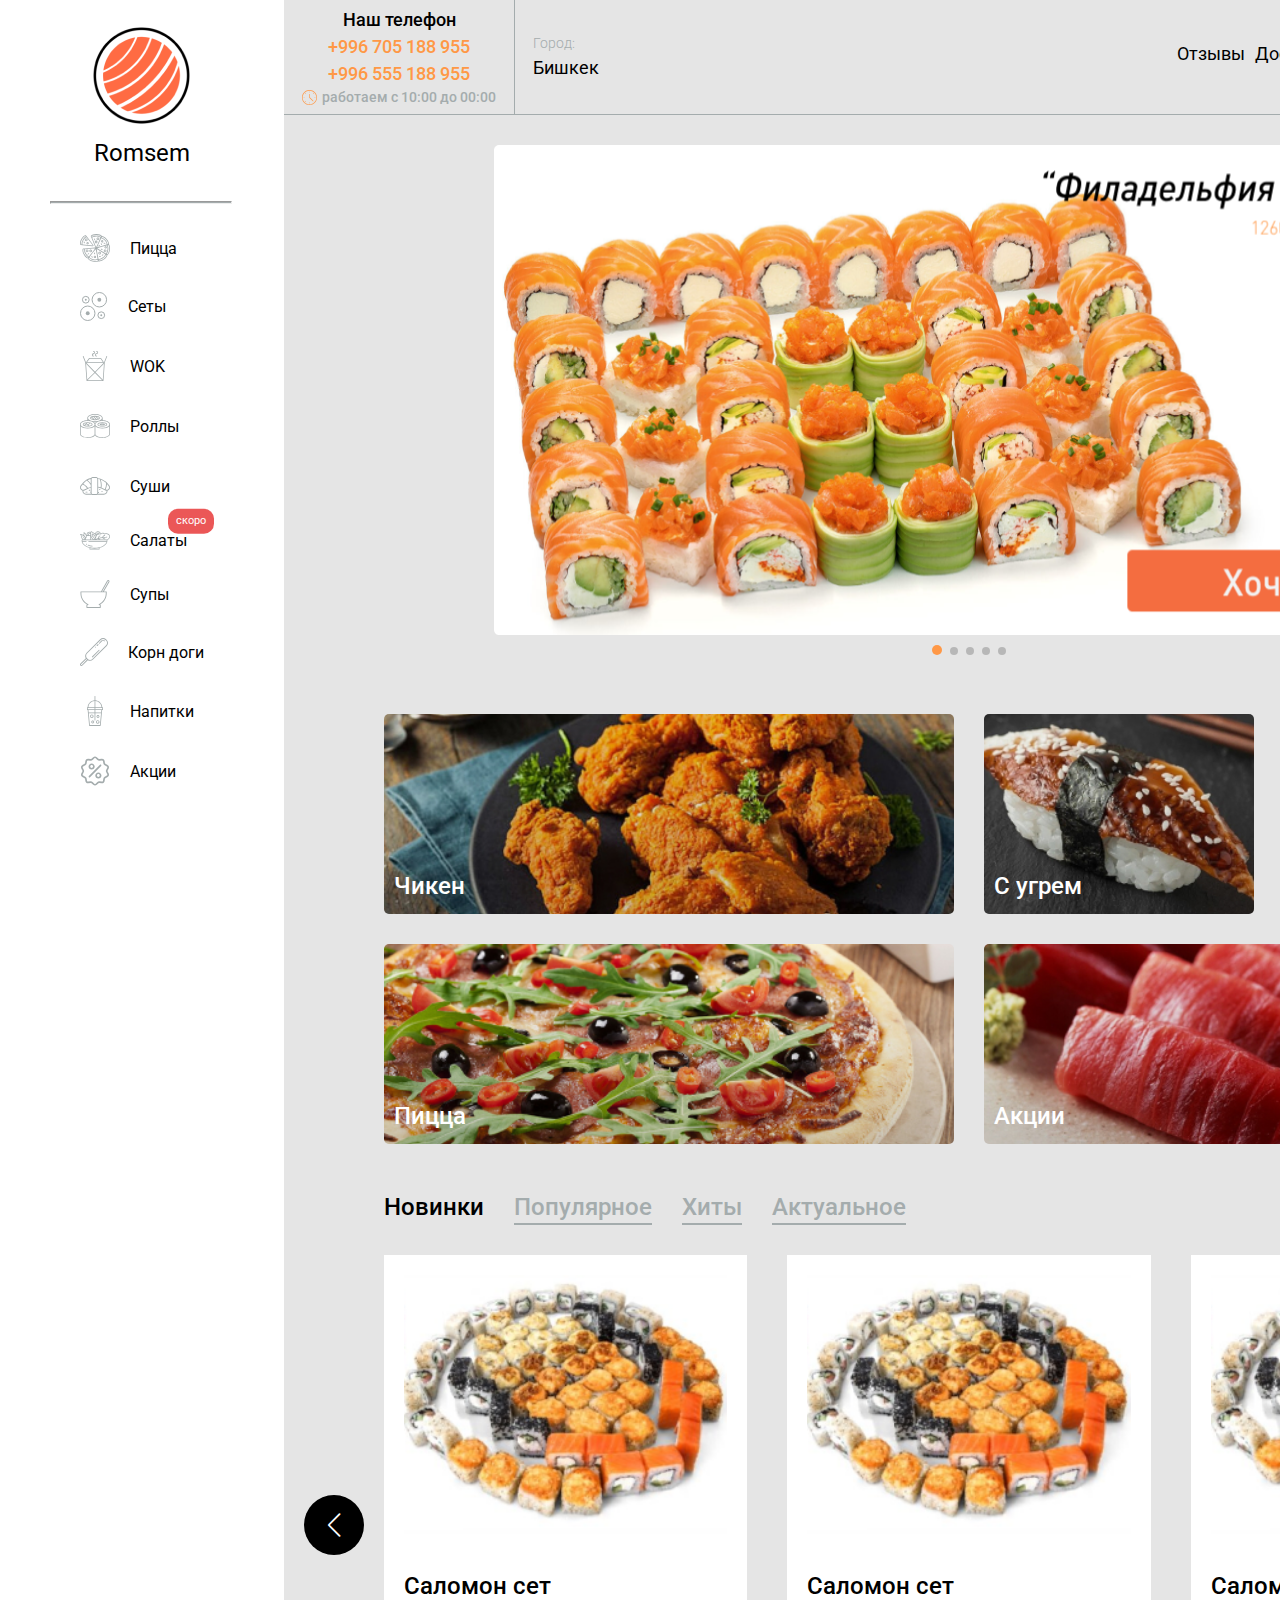
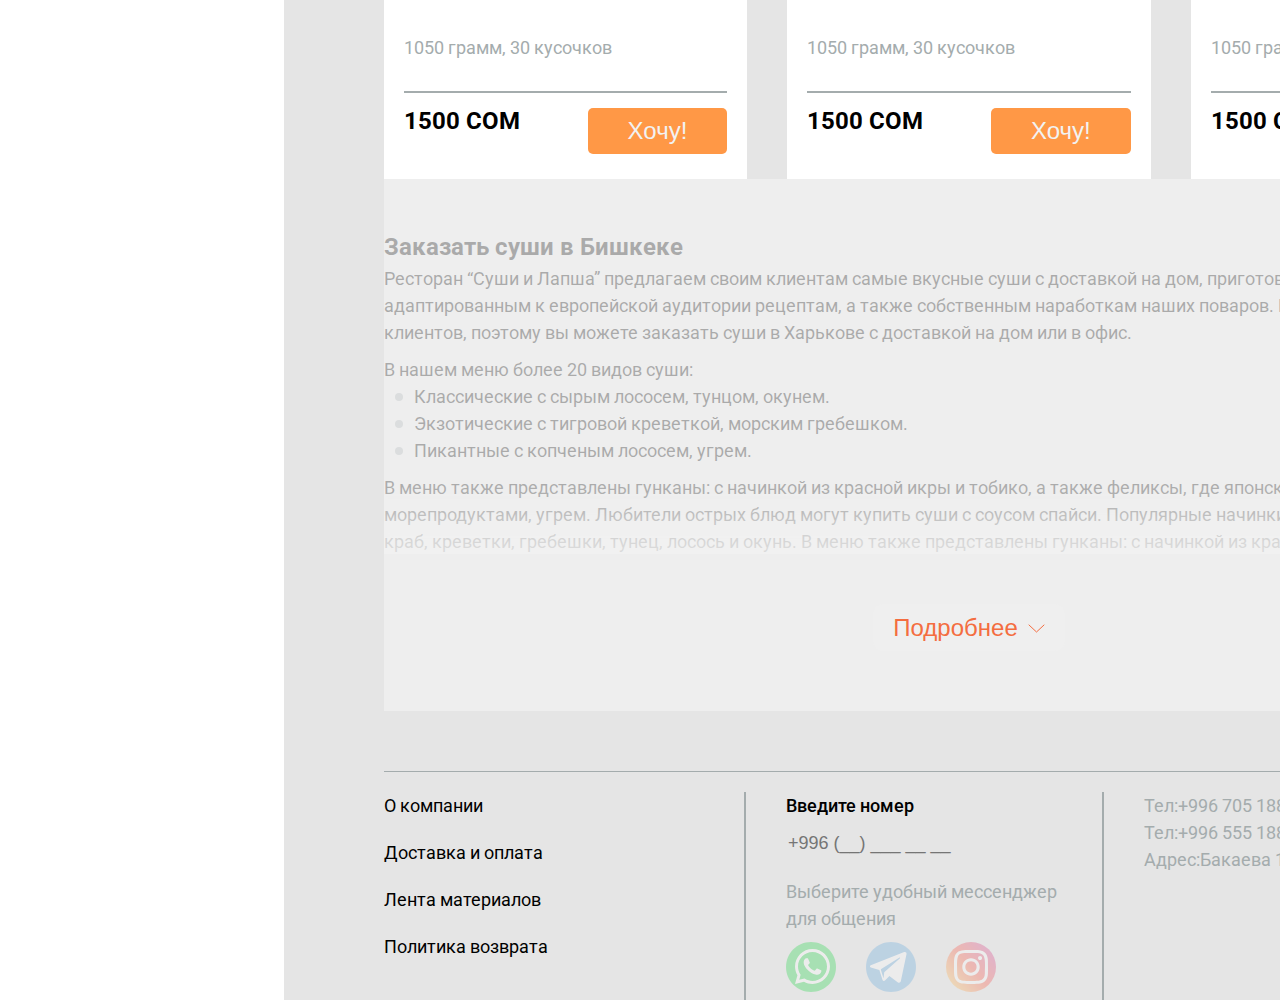
<file: index.html>
<!DOCTYPE html>
<html lang="en">
  <head>
    <meta charset="UTF-8" />
    <meta http-equiv="X-UA-Compatible" content="IE=edge" />
    <meta name="viewport" content="width=device-width, initial-scale=1.0" />
    <link rel="stylesheet" href="./css/index.css" />
    <link rel="icon" sizes="16*16" href="./img/logo.png"/>
    <title>Romsem</title>
  </head>
  <body>
    <div class="wrapper">
      <aside class="sidebar-menu">
        <div class="logo">
          <a class="logo__link" href="./index.html">
            <img class="logo__img" src="./img/logo.png" alt="Romsem" />
            <span class="logo__text">Romsem</span>
          </a>
        </div>
        <hr />
        <nav class="nav">
          <ul class="nav__list">
            <li class="nav__item">
              <img class="nav__icon" src="./img/pizza-icon.svg" alt="pizza" />
              <a class="nav__link" href="./pizza.html">Пицца</a>
            </li>
            <li class="nav__item">
              <img class="nav__icon" src="./img/sety-icon.svg" alt="pizza" />
              <a class="nav__link" href="./sety.html">Сеты</a>
            </li>
            <li class="nav__item">
              <img class="nav__icon" src="./img/wok-icon.svg" alt="pizza" />
              <a class="nav__link" href="">WOK</a>
            </li>
            <li class="nav__item">
              <img class="nav__icon" src="./img/rolly-icon.svg" alt="pizza" />
              <a class="nav__link" href="">Роллы</a>
            </li>
            <li class="nav__item">
              <img class="nav__icon" src="./img/sushi-icon.svg" alt="pizza" />
              <a class="nav__link" href="">Суши</a>
            </li>
            <li class="nav__item">
              <img
                class="nav__icon nav__item_locked"
                src="./img/salat-icon.svg"
                alt="pizza"
              />
              <a class="nav__link" href=""
                >Салаты
                <span class="nav__soon">скоро</span>
              </a>
            </li>
            <li class="nav__item">
              <img class="nav__icon" src="./img/sup-icon.svg" alt="pizza" />
              <a class="nav__link" href="">Супы</a>
            </li>
            <li class="nav__item">
              <img
                class="nav__icon"
                src="./img/korn-dogi-icon.svg"
                alt="pizza"
              />
              <a class="nav__link" href="">Корн доги</a>
            </li>
            <li class="nav__item">
              <img
                class="nav__icon"
                src="./img/napitki-iconsvg.svg"
                alt="pizza"
              />
              <a class="nav__link" href="">Напитки</a>
            </li>
            <li class="nav__item">
              <img class="nav__icon" src="./img/akcii-icon.svg" alt="pizza" />
              <a class="nav__link" href="">Акции</a>
            </li>
          </ul>
        </nav>
      </aside>
      <div class="wrapper__content">
        <header class="header">
          <div class="contacts">
            <h6 class="contacts__title">Наш телефон</h6>
            <span class="contacts__phone">+996 705 188 955</span>
            <span class="contacts__phone">+996 555 188 955</span>
            <div class="contacts__time">
              <img src="./img/oclock.svg" alt="oclock" />
              <span>работаем с 10:00 до 00:00</span>
            </div>
          </div>
          <div class="header__right">
            <div class="header__city">
              <span>Город:</span>
              <h6>Бишкек</h6>
            </div>
            <div class="header__nav">
              <ul>
                <li><a href="./reviews.html">Отзывы</a></li>
                <li><a href="#">Доставка и оплата</a></li>
              </ul>
              <div class="header__search">
                <img src="./img/search.svg" alt="search" />
              </div>
            </div>
          </div>
        </header>
        <main>
          <section class="slider">
            <div class="swiper">
              <div class="swiper-wrapper">
                <div class="swiper-slide">
                  <img src="./img/banner-1.png" alt="banner" />
                </div>
                <div class="swiper-slide">
                  <img src="./img/banner-1.png" alt="banner" />
                </div>
                <div class="swiper-slide">
                  <img src="./img/banner-1.png" alt="banner" />
                </div>
                <div class="swiper-slide">
                  <img src="./img/banner-1.png" alt="banner" />
                </div>
                <div class="swiper-slide">
                  <img src="./img/banner-1.png" alt="banner" />
                </div>
              </div>
              <div class="swiper-pagination"></div>
            </div>
          </section>
          <section class="menu">
            <div class="row">
              <div class="col-6">
                <div class="menu-item">
                  <h3 class="menu-item__title">Чикен</h3>
                  <img src="./img/chiken.jpg" alt="Чикен" />
                </div>
              </div>
              <div class="col-3">
                <div class="menu-item">
                  <h3 class="menu-item__title">С угрем</h3>
                  <img src="./img/sugrem.jpg" alt="С угрем" />
                </div>
              </div>
              <div class="col-3">
                <div class="menu-item">
                  <h3 class="menu-item__title">Корн дог</h3>
                  <img src="./img/corndog.jpg" alt="Корн дог" />
                </div>
              </div>
              <div class="col-6">
                <div class="menu-item">
                  <h3 class="menu-item__title">Пицца</h3>
                  <img src="./img/pizza.jpg" alt="Пицца" />
                </div>
              </div>
              <div class="col-6">
                <div class="menu-item">
                  <h3 class="menu-item__title">Акции</h3>
                  <img src="./img/akcii.jpg" alt="Акции" />
                </div>
              </div>
            </div>
          </section>
          <section class="products">
            <ul class="products-filter">
              <li class="products-filter__item products-filter__item_active">
                Новинки
              </li>
              <li class="products-filter__item">Популярное</li>
              <li class="products-filter__item">Хиты</li>
              <li class="products-filter__item">Актуальное</li>
            </ul>
            <div class="products__slider">
              <div class="products__swiper">
                <div class="swiper-wrapper">
                  <div class="swiper-slide">
                    <div class="products__item">
                      <img src="./img/product-item-1.png" alt="Саломон сет" />
                      <h3>Саломон сет</h3>
                      <p>1050 грамм, 30 кусочков</p>
                      <div>
                        <span>1500 СОМ</span>
                        <button>Хочу!</button>
                      </div>
                    </div>
                  </div>
                  <div class="swiper-slide">
                    <div class="products__item">
                      <img src="./img/product-item-1.png" alt="Саломон сет" />
                      <h3>Саломон сет</h3>
                      <p>1050 грамм, 30 кусочков</p>
                      <div>
                        <span>1500 СОМ</span>
                        <button>Хочу!</button>
                      </div>
                    </div>
                  </div>
                  <div class="swiper-slide">
                    <div class="products__item">
                      <img src="./img/product-item-1.png" alt="Саломон сет" />
                      <h3>Саломон сет</h3>
                      <p>1050 грамм, 30 кусочков</p>
                      <div>
                        <span>1500 СОМ</span>
                        <button>Хочу!</button>
                      </div>
                    </div>
                  </div>
                  <div class="swiper-slide">
                    <div class="products__item">
                      <img src="./img/product-item-1.png" alt="Саломон сет" />
                      <h3>Саломон сет</h3>
                      <p>1050 грамм, 30 кусочков</p>
                      <div>
                        <span>1500 СОМ</span>
                        <button>Хочу!</button>
                      </div>
                    </div>
                  </div>
                </div>
              </div>
              <div class="swiper-button-prev"></div>
              <div class="swiper-button-next"></div>
            </div>
          </section>
          <section class="about">

            <h3 class="about__title">Заказать суши в Бишкеке</h3>
            <p class="about__description">
              Ресторан “Суши и Лапша” предлагаем своим клиентам самые вкусные
              суши с доставкой на дом, приготовленные по классическим и
              адаптированным к европейской аудитории рецептам, а также
              собственным наработкам наших поваров. Мы ценим время наших
              клиентов, поэтому вы можете заказать суши в Харькове с доставкой
              на дом или в офис.
            </p>
            <ul class="about__list">
              В нашем меню более 20 видов суши:
              <li>Классические с сырым лососем, тунцом, окунем.</li>
              <li>Экзотические с тигровой креветкой, морским гребешком.</li>
              <li>Пикантные с копченым лососем, угрем.</li>
            </ul>
            <p class="about__description">
              В меню также представлены гунканы: с начинкой из красной икры и
              тобико, а также феликсы, где японский майонез сочетается с рыбой,
              морепродуктами, угрем. Любители острых блюд могут купить суши с
              соусом спайси. Популярные начинки — копченая курица, снежный краб,
              креветки, гребешки, тунец, лосось и окунь. В меню также
              представлены гунканы: с начинкой из красной икры и тобико, а также
              феликсы, где японский майонез сочетается с рыбой, морепродуктами,
              угрем. Любители острых блюд могут купить суши с соусом спайси.
              Популярные начинки — копченая курица, снежный краб, креветки,
              гребешки, тунец, лосось и окунь. В меню также представлены
              гунканы: с начинкой из красной икры и тобико, а также феликсы, где
              японский майонез сочетается с рыбой, морепродуктами, угрем.
              Любители острых блюд могут купить суши с соусом спайси. Популярные
              начинки — копченая курица, снежный краб, креветки, гребешки,
              тунец, лосось и окунь. В меню также представлены гунканы: с
              начинкой из красной икры и тобико, а также феликсы, где японский
              майонез сочетается с рыбой, морепродуктами, угрем. Любители острых
              блюд могут купить суши с соусом спайси. 
            </p>
            <button class="about__more">
              Подробнее
              <svg
                width="17"
                height="9"
                viewBox="0 0 17 9"
                fill="none"
                xmlns="http://www.w3.org/2000/svg"
              >
                <path
                  d="M16 1L8.5 8L1 0.999999"
                  stroke="#F46D40"
                  stroke-linecap="round"
                />
              </svg>
            </button>
          </section>
          </main>
          
        <footer class="footer">
          <div class="footer__row">
            <div class="footer-item footer-nav">
              <ul class="footer-nav__list">
                <li class="footer-nav__item">
                  <a class="footer-nav__link" href="#">О компании</a>
                </li>
                <li class="footer-nav__item">
                  <a class="footer-nav__link" href="#">Доставка и оплата</a>
                </li>
                <li class="footer-nav__item">
                  <a class="footer-nav__link" href="#">Лента материалов</a>
                </li>
                <li class="footer-nav__item">
                  <a class="footer-nav__link" href="#">Политика возврата</a>
                </li>
              </ul>
            </div>
            <div class="footer-item footer-contacts">
              <h3 class="footer-contacts__title">Введите номер</h3>
              <input type="number" placeholder="+996 (__) ___ __ __" />
              <p class="footer-contacts__description">
                Выберите удобный мессенджер для общения
              </p>
              <ul class="footer-contacts__icons">
                <li class="footer-contacts__item">
                  <a class="footer-contacts__link" href="https://web.whatsapp.com/" target="_blank">
                    <img src="./img/whatsapp.svg" alt="whatsapp" />
                  </a>
                </li>
                <li class="footer-contacts__item">
                  <a class="footer-contacts__link" href="https://telegram.org/" target="_blank">
                    <img src="./img/telegram.svg" alt="telegram" />
                  </a>
                </li>
                <li class="footer-contacts__item">
                  <a class="footer-contacts__link" href="https://www.instagram.com/" target="_blank">
                    <img src="./img/instagram.svg" alt="instagram" />
                  </a>
                </li>
              </ul>
            </div>
            <div class="footer-item footer-numbers">
              <ul class="footer-numbers__list">
                <li class="footer-numbers__item">
                  <a href="" class="footer-numbers__link"
                    >Тел:+996 705 188 955
                  </a>
                </li>
                <li class="footer-numbers__item">
                  <a href="" class="footer-numbers__link"
                    >Тел:+996 555 188 955
                  </a>
                </li>
                <li class="footer-numbers__item">
                  <a href="" class="footer-numbers__link"
                    >Адрес:Бакаева 126
                  </a>
                </li>
              </ul>
            </div>
          </div>
        </footer>
      </div>

      <aside class="sidebar-cart">
        <div class="sidebar-cart__empty">
          <h3>Ваша корзина пуста.</h3>
          <span>Добавьте же скорее что-нибудь!</span>
          <div class="sidebar-cart__delivery">Бесплатная доставка от 800 СОМ

          </div>
        </div>
        <div class="sidebar__map">
          <img src="./img/map.jpg" alt="googlemap">
          <div>
            <div class="sidebar__map_geo">
              <img src="./img/geolocation.svg" alt="geolocation">
            </div>
            <h4>Укажите адрес</h4>
            <span>И узнайте время доставки</span>
          </div>
        </div>
      </aside>
    </div>
    <script src="./js/vendors/swiper-bundle.min.js"></script>
    <script src="./js/slider.js"></script>
    <script src="./js/filter.js"></script>
    <script src="./js/accordion.js"></script>
  </body>
</html>
</file>
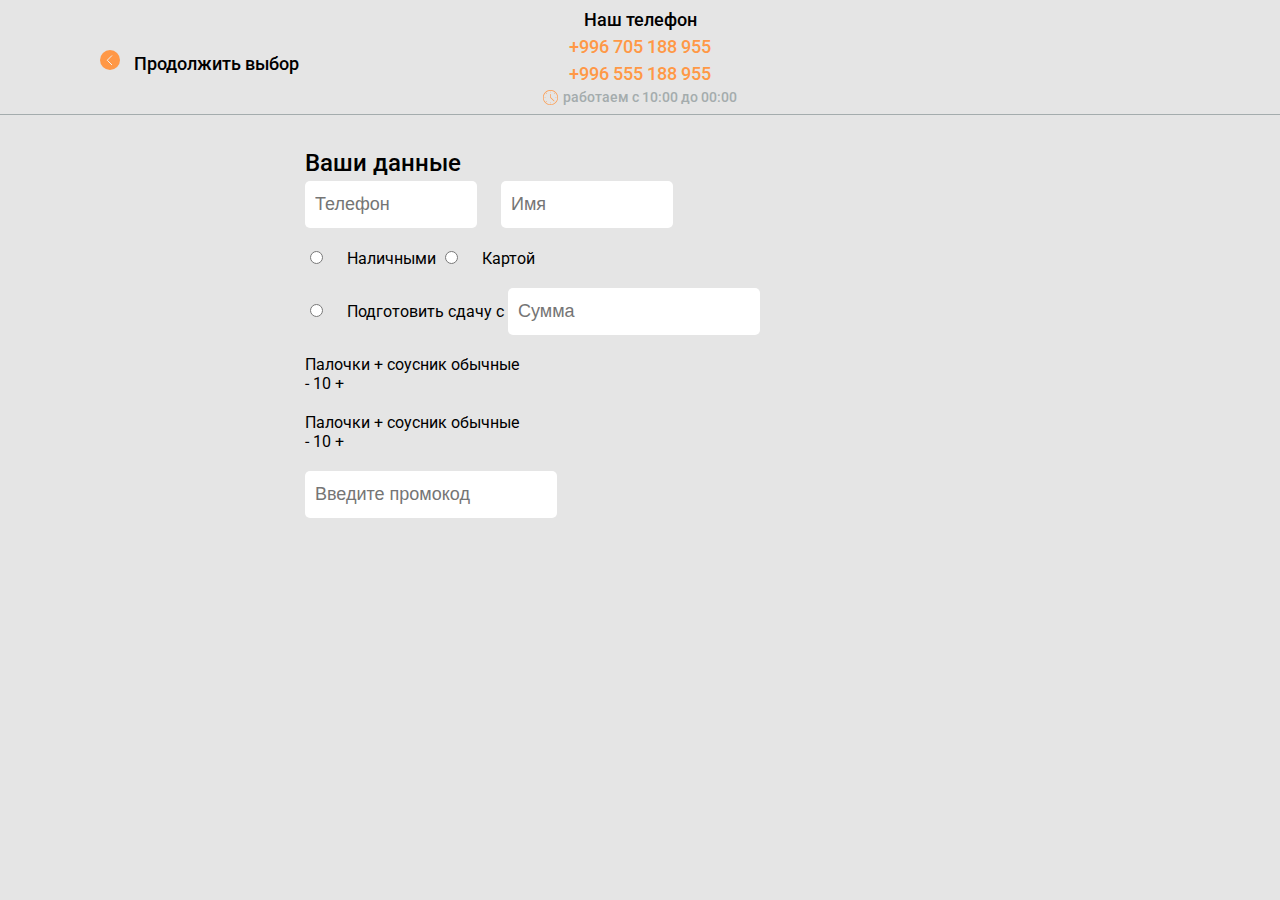
<file: order.html>
<!DOCTYPE html>
<html lang="en">
<head>
  <meta charset="UTF-8">
  <meta http-equiv="X-UA-Compatible" content="IE=edge">
  <meta name="viewport" content="width=device-width, initial-scale=1.0">
  <link rel="stylesheet" href="./css/index.css" />
  <link rel="icon" sizes="16*16" href="./img/logo.png"/>
  <title>Romsem</title>
</head>
<body>
  <div class="order">
    <header class="header">
      <a class="back" href="./index.html">
        <img src="./img/back.svg" alt="Продолжить выбор">
        Продолжить выбор
      </a>
      <div class="contacts">
        <h6 class="contacts__title">Наш телефон</h6>
        <span class="contacts__phone">+996 705 188 955</span>
        <span class="contacts__phone">+996 555 188 955</span>
        <div class="contacts__time">
          <img src="./img/oclock.svg" alt="oclock" />
          <span>работаем с 10:00 до 00:00</span>
        </div>
      </div>
      
    </header>
    <main>
     <section>
      <form class="order-form">
        <h3 class="order-form__title">Ваши данные</h3>
        <div class="col-6">
          <div class="order-form__item">
            <input type="text" placeholder="Телефон">
            <input type="text" placeholder="Имя">
          </div>
          <div class="order-form__item">
            <label>
              <input name="payment-method" type="radio">
              <span>Наличными</span>
            </label>
            <label>
              <input  name="payment-method" type="radio">
              <span>Картой</span>
            </label>
            
          </div>
        </div>
        <div class="order-form__item">
          <input type="radio">
          <span>Подготовить сдачу с</span>
          <input type="text" placeholder="Сумма">
        </div>
        <div class="order-form__item">
          <span>Палочки + соусник обычные</span>
          <div class="order-form__item">
            <span>-</span>
            <span>10</span>
            <span>+</span>
          </div>
        </div>
        <div class="order-form__item">
          <span>Палочки + соусник обычные</span>
          <div class="order-form__item">
            <span>-</span>
            <span>10</span>
            <span>+</span>
          </div>
        </div>
        <input type="text" placeholder="Введите промокод">
      </form>
     </section>
    </main>
  </div>
</body>
</html>
</file>
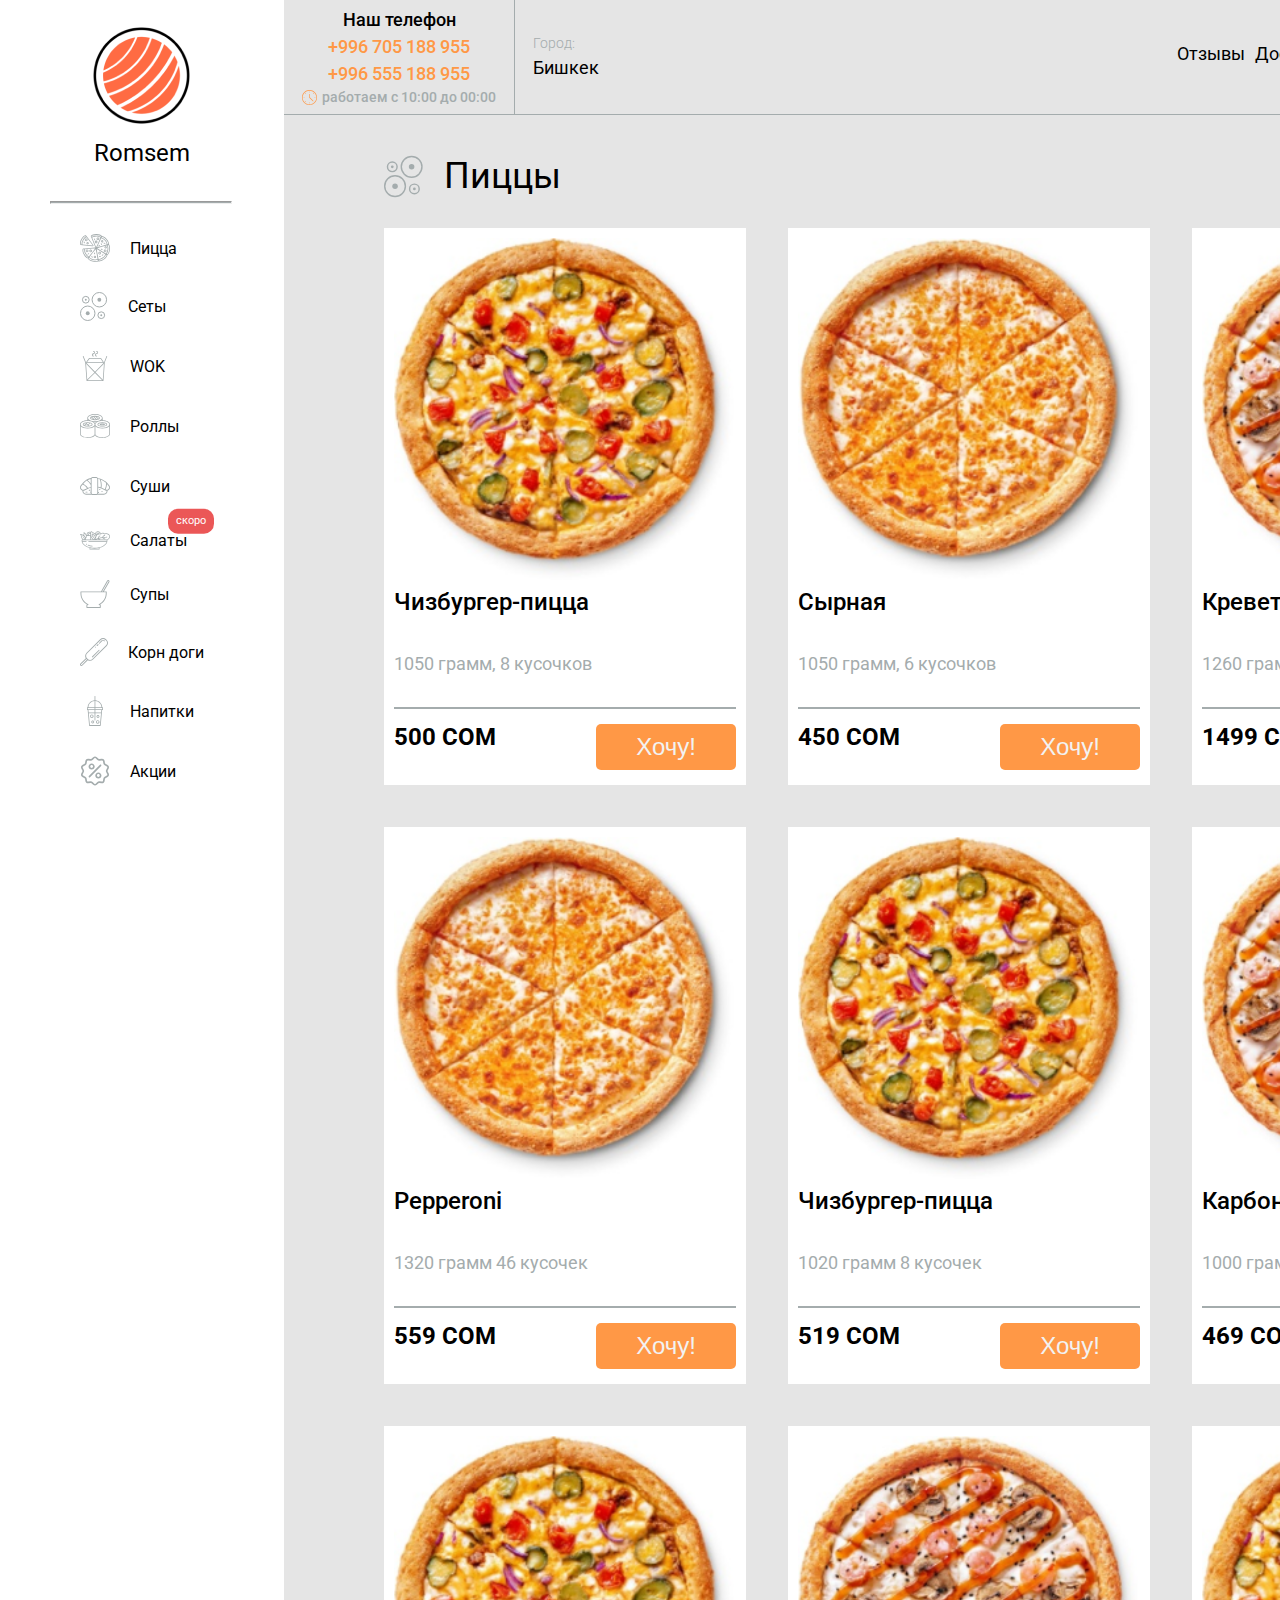
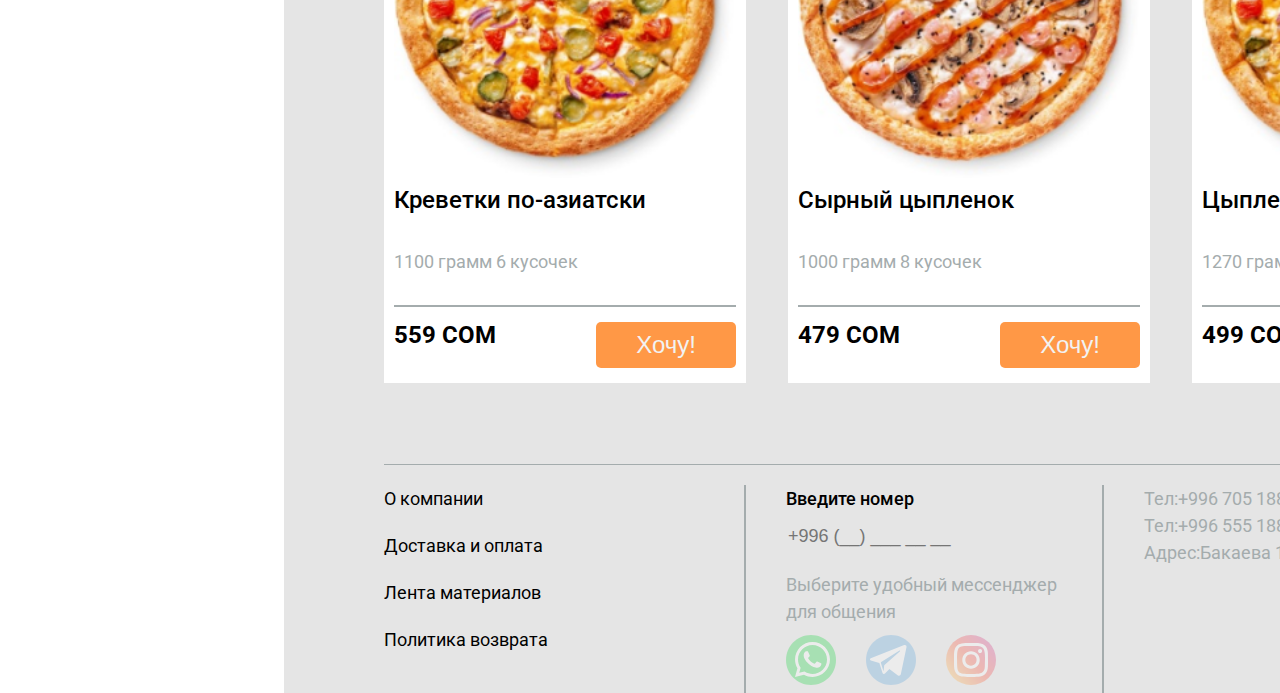
<file: pizza.html>
<!DOCTYPE html>
<html lang="en">
<head>
  <meta charset="UTF-8">
  <meta http-equiv="X-UA-Compatible" content="IE=edge">
  <meta name="viewport" content="width=device-width, initial-scale=1.0">
  <link rel="stylesheet" href="./css/index.css" />
  <link rel="icon" sizes="16*16" href="./img/logo.png"/>
  <title>Romsem</title>
</head>
<body>
  <div class="wrapper">
    <aside class="sidebar-menu">
      <div class="logo">
        <a class="logo__link" href="./index.html">
          <img class="logo__img" src="./img/logo.png" alt="Romsem" />
          <span class="logo__text">Romsem</span>
        </a>
      </div>
      <hr />
      <nav class="nav">
        <ul class="nav__list">
          <li class="nav__item">
            <img class="nav__icon" src="./img/pizza-icon.svg" alt="pizza" />
            <a class="nav__link" href="./pizza.html">Пицца</a>
          </li>
          <li class="nav__item">
            <img class="nav__icon" src="./img/sety-icon.svg" alt="pizza" />
            <a class="nav__link" href="./sety.html">Сеты</a>
          </li>
          <li class="nav__item">
            <img class="nav__icon" src="./img/wok-icon.svg" alt="pizza" />
            <a class="nav__link" href="">WOK</a>
          </li>
          <li class="nav__item">
            <img class="nav__icon" src="./img/rolly-icon.svg" alt="pizza" />
            <a class="nav__link" href="">Роллы</a>
          </li>
          <li class="nav__item">
            <img class="nav__icon" src="./img/sushi-icon.svg" alt="pizza" />
            <a class="nav__link" href="">Суши</a>
          </li>
          <li class="nav__item">
            <img
              class="nav__icon nav__item_locked"
              src="./img/salat-icon.svg"
              alt="pizza"
            />
            <a class="nav__link" href=""
              >Салаты
              <span class="nav__soon">скоро</span>
            </a>
          </li>
          <li class="nav__item">
            <img class="nav__icon" src="./img/sup-icon.svg" alt="pizza" />
            <a class="nav__link" href="">Супы</a>
          </li>
          <li class="nav__item">
            <img
              class="nav__icon"
              src="./img/korn-dogi-icon.svg"
              alt="pizza"
            />
            <a class="nav__link" href="">Корн доги</a>
          </li>
          <li class="nav__item">
            <img
              class="nav__icon"
              src="./img/napitki-iconsvg.svg"
              alt="pizza"
            />
            <a class="nav__link" href="">Напитки</a>
          </li>
          <li class="nav__item">
            <img class="nav__icon" src="./img/akcii-icon.svg" alt="pizza" />
            <a class="nav__link" href="">Акции</a>
          </li>
        </ul>
      </nav>
    </aside>
    <div class="wrapper__content">
      <header class="header">
        <div class="contacts">
          <h6 class="contacts__title">Наш телефон</h6>
          <span class="contacts__phone">+996 705 188 955</span>
          <span class="contacts__phone">+996 555 188 955</span>
          <div class="contacts__time">
            <img src="./img/oclock.svg" alt="oclock" />
            <span>работаем с 10:00 до 00:00</span>
          </div>
        </div>
        <div class="header__right">
          <div class="header__city">
            <span>Город:</span>
            <h6>Бишкек</h6>
          </div>
          <div class="header__nav">
            <ul>
              <li><a href="./reviews.html">Отзывы</a></li>
              <li><a href="./order.html">Доставка и оплата</a></li>
            </ul>
            <div class="header__search">
              <img src="./img/search.svg" alt="search" />
            </div>
          </div>
        </div>
      </header>
      <main>
       <section class="goods">
        <div class="goods__header">
          <div class="goods__title">
            <img src="./img/sety-icon.svg" alt="Сеты">
            <h3>Пиццы</h3>
          </div>
          <div class="goods-sort">
            <span class="goods-sort__label">Сортировка</span>
            <div class="goods-sort__wrapper">
              <span class="goods-sort__current goods-sort__current_active">По умолчанию</span>
              <img src="./img/arrow.svg" alt="arrow">
              <ul>
                <li class="goods-sort__item goods-sort__item_active">По умолчанию</li>
                <li class="goods-sort__item">Название</li>
                <li class="goods-sort__item">Сначала дешевле</li>
                <li class="goods-sort__item">Сначала дороже</li>
                <li class="goods-sort__item">Количество кусочков</li>
                <li class="goods-sort__item">Вес</li>
              </ul>
            </div>

          </div>
        </div>
        <div class="goods__items">
          <div class="col-4">
            <div class="goods__item">
              <img src="./img/pizza1.png" alt="Чизбургер-пицца" />
              <h3>Чизбургер-пицца</h3>
              <p>1050 грамм, 8 кусочков</p>
              <div>
                <span>500 СОМ</span>
                <button>Хочу!</button>
              </div>
            </div>
          </div>
          <div class="col-4">
            <div class="goods__item">
              <img src="./img/pizza2.png" alt="Сырная" />
              <h3>Сырная</h3>
              <p>1050 грамм, 6 кусочков</p>
              <div>
                <span>450 СОМ</span>
                <button>Хочу!</button>
              </div>
            </div>
          </div>
          <div class="col-4">
            <div class="goods__item">
              <img src="./img/pizza4.png" alt="Креветки по-азиатски" />
              <h3>Креветки по-азиатски</h3>
              <p>1260 грамм 8 кусочек</p>
              <div>
                <span>1499 СОМ</span>
                <button>Хочу!</button>
              </div>
            </div>
          </div>
          <div class="col-4">
            <div class="goods__item">
              <img src="./img/pizza2.png" alt="pepperoni" />
              <h3>Pepperoni</h3>
              <p>1320 грамм 46 кусочек</p>
              <div>
                <span>559 СОМ</span>
                <button>Хочу!</button>
              </div>
            </div>
          </div>
          <div class="col-4">
            <div class="goods__item">
              <img src="./img/pizza1.png" alt="Чизбургер-пицца" />
              <h3>Чизбургер-пицца</h3>
              <p>1020 грамм 8 кусочек</p>
              <div>
                <span>519 СОМ</span>
                <button>Хочу!</button>
              </div>
            </div>
          </div>
          <div class="col-4">
            <div class="goods__item">
              <img src="./img/pizza4.png" alt="Карбонара" />
              <h3>Карбонара</h3>
              <p>1000 грамм 5 кусочек</p>
              <div>
                <span>469 СОМ</span>
                <button>Хочу!</button>
              </div>
            </div>
          </div>
          <div class="col-4">
            <div class="goods__item">
              <img src="./img/pizza1.png" alt="Креветки по-азиатски" />
              <h3>Креветки по-азиатски</h3>
              <p>1100 грамм 6 кусочек</p>
              <div>
                <span>559 СОМ</span>
                <button>Хочу!</button>
              </div>
            </div>
          </div>
          <div class="col-4">
            <div class="goods__item">
              <img src="./img/pizza4.png" alt="Сырный цыпленок" />
              <h3>Сырный цыпленок</h3>
              <p>1000 грамм 8 кусочек</p>
              <div>
                <span>479 СОМ</span>
                <button>Хочу!</button>
              </div>
            </div>
          </div>
          <div class="col-4">
            <div class="goods__item">
              <img src="./img/pizza1.png" alt="pizza" />
              <h3>Цыпленок ранч</h3>
              <p>1270 грамм 6 кусочек</p>
              <div>
                <span>499 СОМ</span>
                <button>Хочу!</button>
              </div>
            </div>
          </div>

        </div>
       </section>
      
        </main>
      <footer class="footer">
        <div class="footer__row">
          <div class="footer-item footer-nav">
            <ul class="footer-nav__list">
              <li class="footer-nav__item">
                <a class="footer-nav__link" href="#">О компании</a>
              </li>
              <li class="footer-nav__item">
                <a class="footer-nav__link" href="#">Доставка и оплата</a>
              </li>
              <li class="footer-nav__item">
                <a class="footer-nav__link" href="#">Лента материалов</a>
              </li>
              <li class="footer-nav__item">
                <a class="footer-nav__link" href="#">Политика возврата</a>
              </li>
            </ul>
          </div>
          <div class="footer-item footer-contacts">
            <h3 class="footer-contacts__title">Введите номер</h3>
            <input type="number" placeholder="+996 (__) ___ __ __" />
            <p class="footer-contacts__description">
              Выберите удобный мессенджер для общения
            </p>
            <ul class="footer-contacts__icons">
              <li class="footer-contacts__item">
                <a class="footer-contacts__link" href="https://web.whatsapp.com/" target="_blank">
                  <img src="./img/whatsapp.svg" alt="whatsapp" />
                </a>
              </li>
              <li class="footer-contacts__item">
                <a class="footer-contacts__link" href="https://telegram.org/" target="_blank">
                  <img src="./img/telegram.svg" alt="telegram" />
                </a>
              </li>
              <li class="footer-contacts__item">
                <a class="footer-contacts__link" href="https://www.instagram.com/" target="_blank">
                  <img src="./img/instagram.svg" alt="instagram" />
                </a>
              </li>
            </ul>
          </div>
          <div class="footer-item footer-numbers">
            <ul class="footer-numbers__list">
              <li class="footer-numbers__item">
                <a href="" class="footer-numbers__link"
                  >Тел:+996 705 188 955
                </a>
              </li>
              <li class="footer-numbers__item">
                <a href="" class="footer-numbers__link"
                  >Тел:+996 555 188 955
                </a>
              </li>
              <li class="footer-numbers__item">
                <a href="" class="footer-numbers__link"
                  >Адрес:Бакаева 126
                </a>
              </li>
            </ul>
          </div>
        </div>
      </footer>
    </div>

    <aside class="sidebar-cart">
      <div class="sidebar-cart__empty">
        <h3>Ваша корзина пуста.</h3>
        <span>Добавьте же скорее что-нибудь!</span>
        <div class="sidebar-cart__delivery">Бесплатная доставка от 800 СОМ

        </div>
      </div>
      <div class="sidebar__map">
        <img src="./img/map.jpg" alt="googlemap">
        <div>
          <div class="sidebar__map_geo">
            <img src="./img/geolocation.svg" alt="geolocation">
          </div>
          <h4>Укажите адрес</h4>
          <span>И узнайте время доставки</span>
        </div>
      </div>
    </aside>
  </div>
  <script src="./js/accordion.js"></script>
  <script src="./js/sort.js"></script>
</body>
</html>
</file>
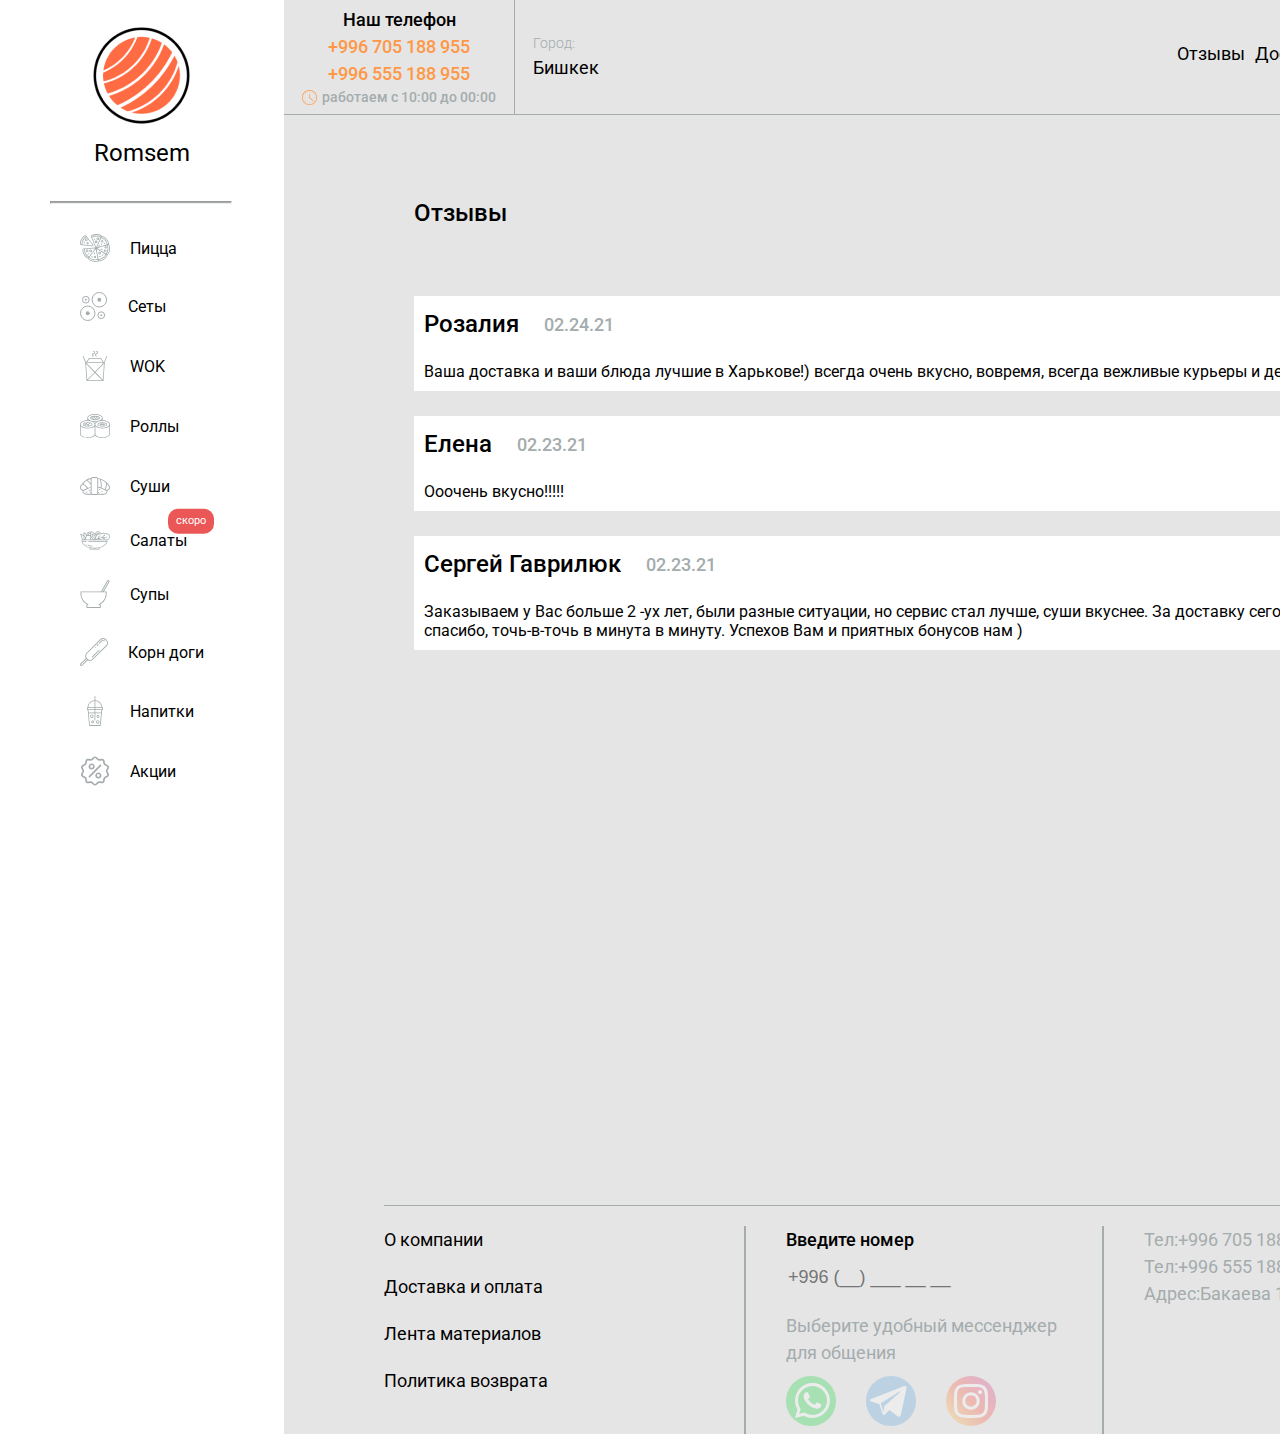
<file: reviews.html>
<!DOCTYPE html>
<html lang="en">
  <head>
    <meta charset="UTF-8" />
    <meta http-equiv="X-UA-Compatible" content="IE=edge" />
    <meta name="viewport" content="width=device-width, initial-scale=1.0" />
    <link rel="stylesheet" href="./css/index.css" />
    <link
      rel="stylesheet"
      href="https://cdn.jsdelivr.net/npm/swiper@8/swiper-bundle.min.css"
    />
    <title>Reviews</title>
  </head>
  <body>
    <div class="wrapper">
      <aside class="sidebar-menu">
        <div class="logo">
          <a class="logo__link" href="./index.html">
            <img class="logo__img" src="./img/logo.png" alt="Romsem" />
            <span class="logo__text">Romsem</span>
          </a>
        </div>
        <hr />
        <nav class="nav">
          <ul class="nav__list">
            <li class="nav__item">
              <img class="nav__icon" src="./img/pizza-icon.svg" alt="pizza" />
              <a class="nav__link" href="">Пицца</a>
            </li>
            <li class="nav__item">
              <img class="nav__icon" src="./img/sety-icon.svg" alt="pizza" />
              <a class="nav__link" href="./sety.html">Сеты</a>
            </li>
            <li class="nav__item">
              <img class="nav__icon" src="./img/wok-icon.svg" alt="pizza" />
              <a class="nav__link" href="">WOK</a>
            </li>
            <li class="nav__item">
              <img class="nav__icon" src="./img/rolly-icon.svg" alt="pizza" />
              <a class="nav__link" href="">Роллы</a>
            </li>
            <li class="nav__item">
              <img class="nav__icon" src="./img/sushi-icon.svg" alt="pizza" />
              <a class="nav__link" href="">Суши</a>
            </li>
            <li class="nav__item">
              <img
                class="nav__icon nav__item_locked"
                src="./img/salat-icon.svg"
                alt="pizza"
              />
              <a class="nav__link" href=""
                >Салаты
                <span class="nav__soon">скоро</span>
              </a>
            </li>
            <li class="nav__item">
              <img class="nav__icon" src="./img/sup-icon.svg" alt="pizza" />
              <a class="nav__link" href="">Супы</a>
            </li>
            <li class="nav__item">
              <img
                class="nav__icon"
                src="./img/korn-dogi-icon.svg"
                alt="pizza"
              />
              <a class="nav__link" href="">Корн доги</a>
            </li>
            <li class="nav__item">
              <img
                class="nav__icon"
                src="./img/napitki-iconsvg.svg"
                alt="pizza"
              />
              <a class="nav__link" href="">Напитки</a>
            </li>
            <li class="nav__item">
              <img class="nav__icon" src="./img/akcii-icon.svg" alt="pizza" />
              <a class="nav__link" href="">Акции</a>
            </li>
          </ul>
        </nav>
      </aside>
      <div class="wrapper__content">
        <header class="header">
          <div class="contacts">
            <h6 class="contacts__title">Наш телефон</h6>
            <span class="contacts__phone">+996 705 188 955</span>
            <span class="contacts__phone">+996 555 188 955</span>
            <div class="contacts__time">
              <img src="./img/oclock.svg" alt="oclock" />
              <span>работаем с 10:00 до 00:00</span>
            </div>
          </div>
          <div class="header__right">
            <div class="header__city">
              <span>Город:</span>
              <h6>Бишкек</h6>
            </div>
            <div class="header__nav">
              <ul>
                <li><a href="#">Отзывы</a></li>
                <li><a href="#">Доставка и оплата</a></li>
              </ul>
              <div class="header__search">
                <img src="./img/search.svg" alt="search" />
              </div>
            </div>
          </div>
        </header>
        <main>
          <div class="reviews">
            <div class="reviews__container">
              <div class="reviews__title">
                <h3>Отзывы</h3>
                <button>+ Добавить отзыв</button>
              </div>
              <div class="reviews__row">
                <div class="reviews__item">
                  <div class="reviews__item__title">
                    <h4>Розалия</h4>
                    <h5>02.24.21</h5>
                  </div>
                  <div class="reviews__item__text">
                    <p>Ваша доставка и ваши блюда лучшие в Харькове!) всегда очень вкусно, вовремя, всегда вежливые курьеры и девушки на телефоне</p>
                  </div>
                </div>
                <div class="reviews__item">
                  <div class="reviews__item__title">
                    <h4>Елена</h4>
                    <h5>02.23.21</h5>
                  </div>
                  <div class="reviews__item__text">
                    <p>Ооочень вкусно!!!!!</p>
                  </div>
                </div>
                <div class="reviews__item">
                  <div class="reviews__item__title">
                    <h4>Сергей Гаврилюк</h4>
                    <h5>02.23.21</h5>
                  </div>
                  <div class="reviews__item__text">
                    <p>Заказываем у Вас больше 2 -ух лет, были разные ситуации, но сервис стал лучше, суши вкуснее. За доставку сегодня на время, огромное спасибо, точь-в-точь в минута в минуту. Успехов Вам и приятных бонусов нам )</p>
                  </div>
                </div>
              </div>
            </div>
          </div>
        
          </main>
        <footer class="footer">
          <div class="footer__row">
            <div class="footer-item footer-nav">
              <ul class="footer-nav__list">
                <li class="footer-nav__item">
                  <a class="footer-nav__link" href="#">О компании</a>
                </li>
                <li class="footer-nav__item">
                  <a class="footer-nav__link" href="#">Доставка и оплата</a>
                </li>
                <li class="footer-nav__item">
                  <a class="footer-nav__link" href="#">Лента материалов</a>
                </li>
                <li class="footer-nav__item">
                  <a class="footer-nav__link" href="#">Политика возврата</a>
                </li>
              </ul>
            </div>
            <div class="footer-item footer-contacts">
              <h3 class="footer-contacts__title">Введите номер</h3>
              <input type="number" placeholder="+996 (__) ___ __ __" />
              <p class="footer-contacts__description">
                Выберите удобный мессенджер для общения
              </p>
              <ul class="footer-contacts__icons">
                <li class="footer-contacts__item">
                  <a class="footer-contacts__link" href="https://web.whatsapp.com/" target="_blank">
                    <img src="./img/whatsapp.svg" alt="whatsapp" />
                  </a>
                </li>
                <li class="footer-contacts__item">
                  <a class="footer-contacts__link" href="https://telegram.org/" target="_blank">
                    <img src="./img/telegram.svg" alt="telegram" />
                  </a>
                </li>
                <li class="footer-contacts__item">
                  <a class="footer-contacts__link" href="https://www.instagram.com/" target="_blank">
                    <img src="./img/instagram.svg" alt="instagram" />
                  </a>
                </li>
              </ul>
            </div>
            <div class="footer-item footer-numbers">
              <ul class="footer-numbers__list">
                <li class="footer-numbers__item">
                  <a href="" class="footer-numbers__link"
                    >Тел:+996 705 188 955
                  </a>
                </li>
                <li class="footer-numbers__item">
                  <a href="" class="footer-numbers__link"
                    >Тел:+996 555 188 955
                  </a>
                </li>
                <li class="footer-numbers__item">
                  <a href="" class="footer-numbers__link"
                    >Адрес:Бакаева 126
                  </a>
                </li>
              </ul>
            </div>
          </div>
        </footer>
      </div>

      <aside class="sidebar-cart">
        <div class="sidebar-cart__empty">
          <h3>Ваша корзина пуста.</h3>
          <span>Добавьте же скорее что-нибудь!</span>
          <div class="sidebar-cart__delivery">Бесплатная доставка от 800 СОМ

          </div>
        </div>
        <div class="sidebar__map">
          <img src="./img/map.jpg" alt="googlemap">
          <div>
            <div class="sidebar__map_geo">
              <img src="./img/geolocation.svg" alt="geolocation">
            </div>
            <h4>Укажите адрес</h4>
            <span>И узнайте время доставки</span>
          </div>
        </div>
      </aside>
    </div>
    <script src="./js/vendors/swiper-bundle.min.js"></script>
    <script src="./js/slider.js"></script>
    <script src="./js/filter.js"></script>
    <script src="./js/accordion.js"></script>
  </body>
</html>
</file>
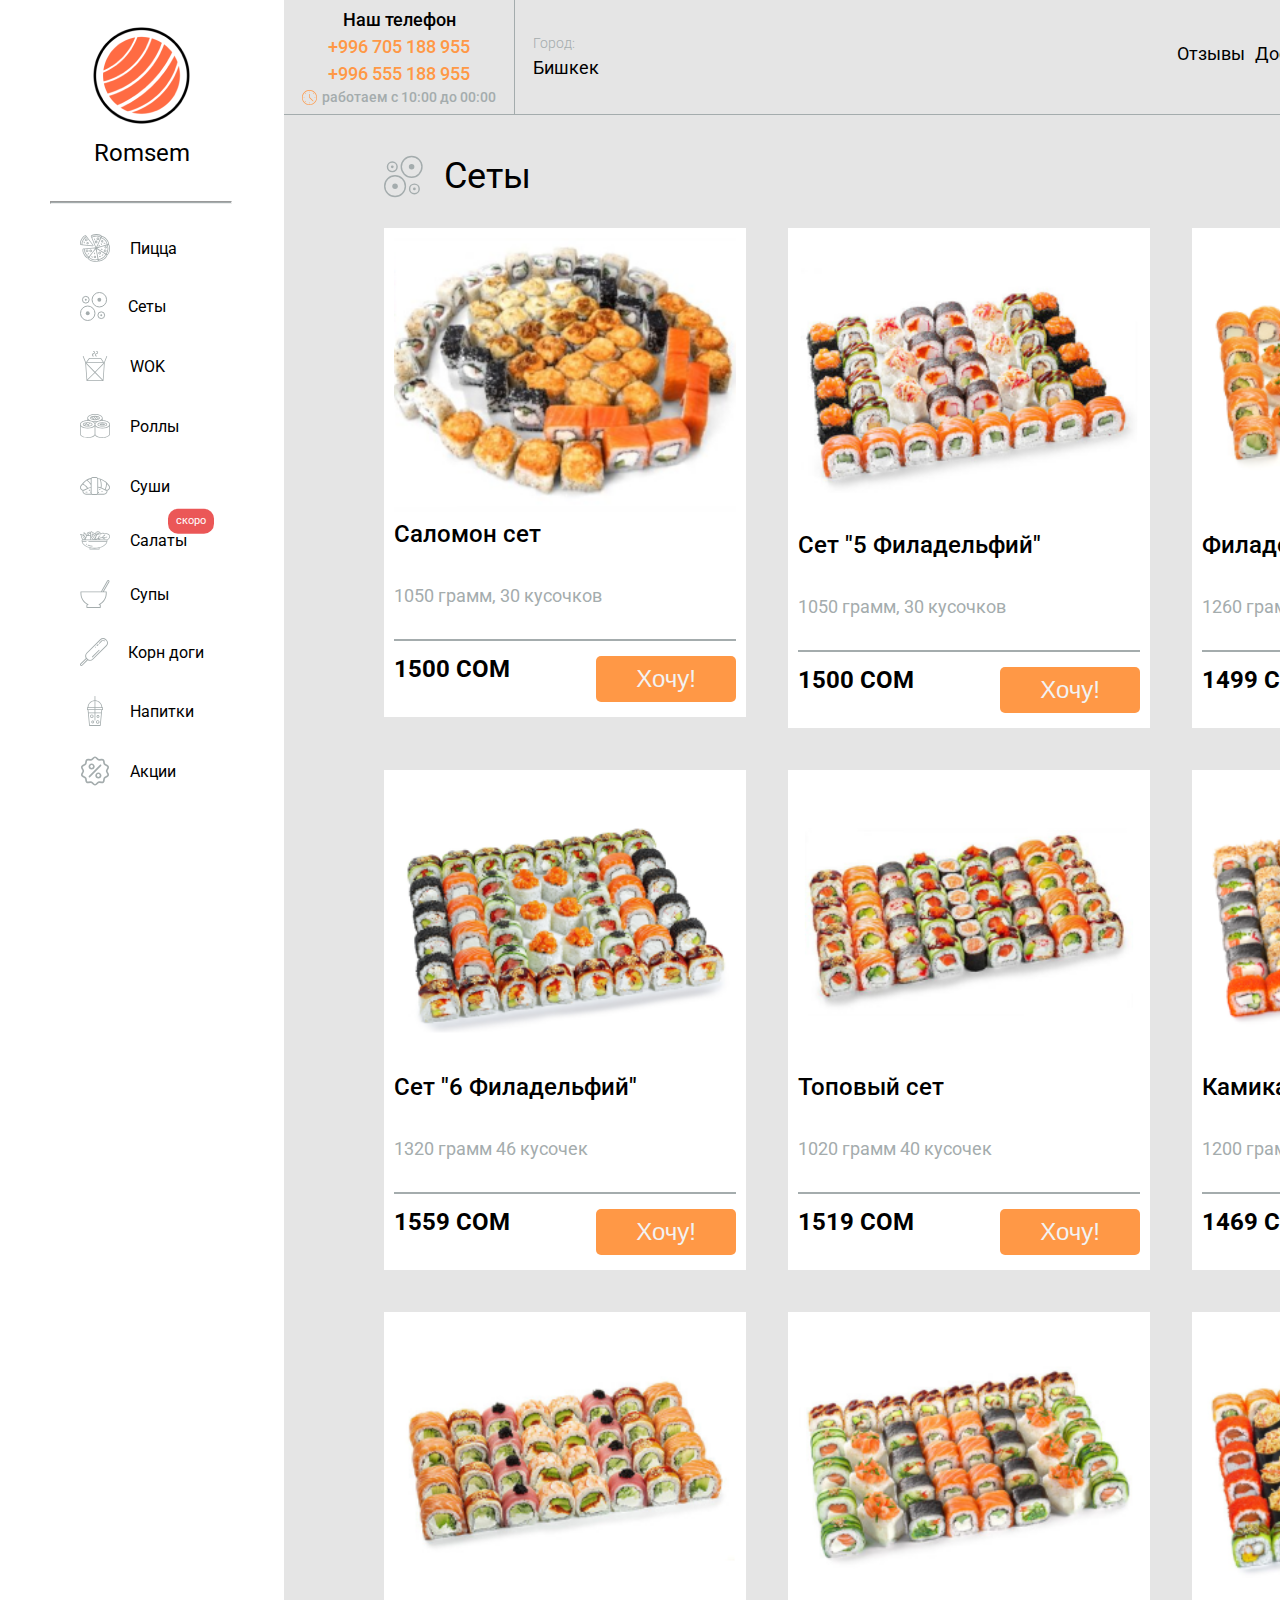
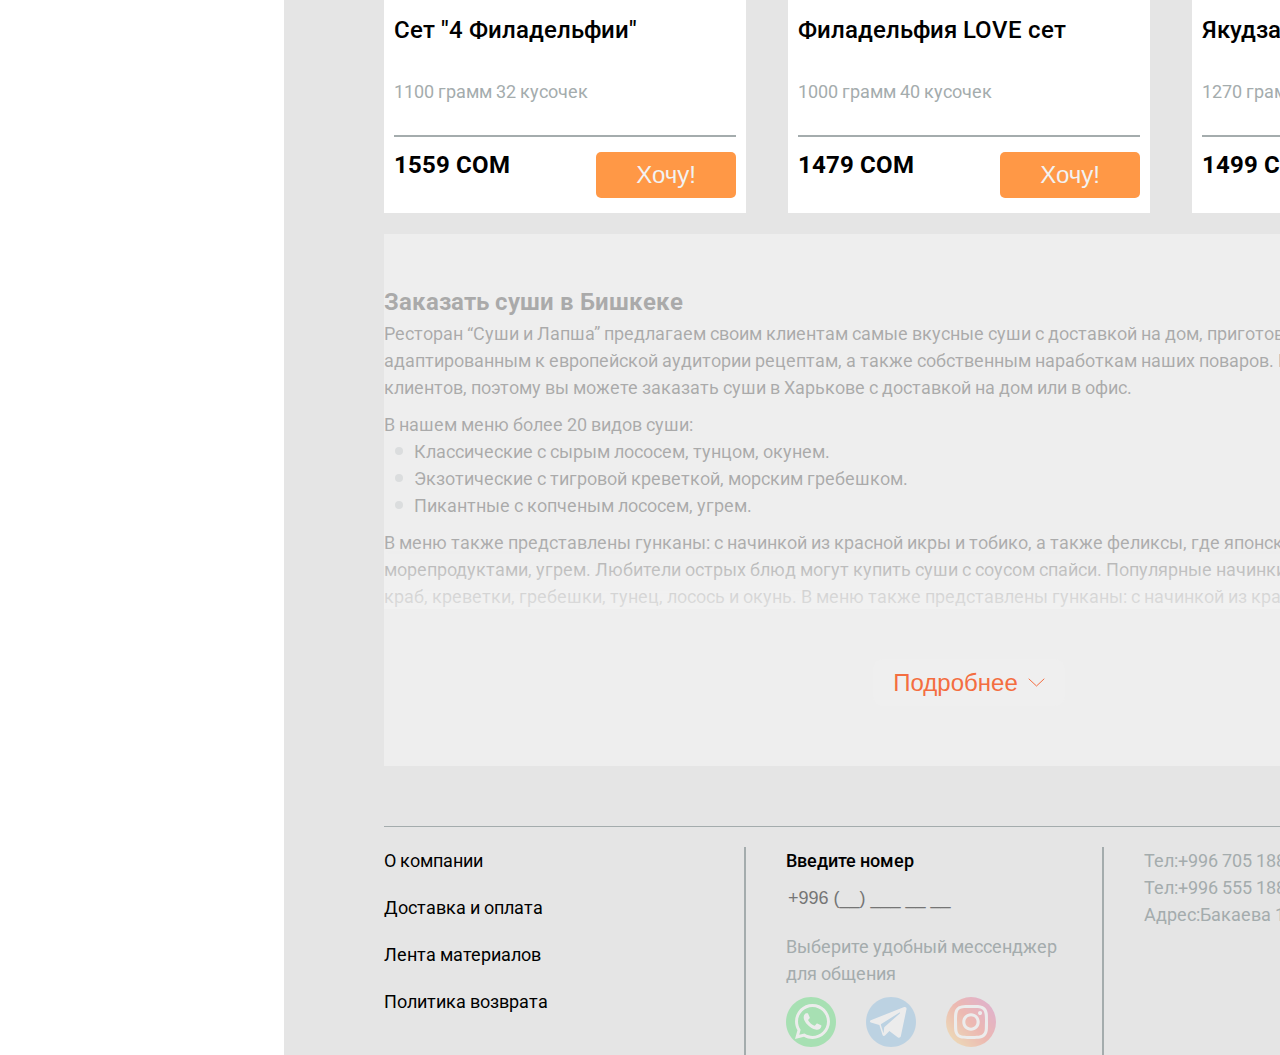
<file: sety.html>
<!DOCTYPE html>
<html lang="en">
<head>
  <meta charset="UTF-8">
  <meta http-equiv="X-UA-Compatible" content="IE=edge">
  <meta name="viewport" content="width=device-width, initial-scale=1.0">
  <link rel="stylesheet" href="./css/index.css" />
  <link rel="icon" sizes="16*16" href="./img/logo.png"/>
  <title>Romsem</title>
</head>
<body>
  <div class="wrapper">
    <aside class="sidebar-menu">
      <div class="logo">
        <a class="logo__link" href="./index.html">
          <img class="logo__img" src="./img/logo.png" alt="Romsem" />
          <span class="logo__text">Romsem</span>
        </a>
      </div>
      <hr />
      <nav class="nav">
        <ul class="nav__list">
          <li class="nav__item">
            <img class="nav__icon" src="./img/pizza-icon.svg" alt="pizza" />
            <a class="nav__link" href="./pizza.html">Пицца</a>
          </li>
          <li class="nav__item">
            <img class="nav__icon" src="./img/sety-icon.svg" alt="pizza" />
            <a class="nav__link" href="./sety.html">Сеты</a>
          </li>
          <li class="nav__item">
            <img class="nav__icon" src="./img/wok-icon.svg" alt="pizza" />
            <a class="nav__link" href="">WOK</a>
          </li>
          <li class="nav__item">
            <img class="nav__icon" src="./img/rolly-icon.svg" alt="pizza" />
            <a class="nav__link" href="">Роллы</a>
          </li>
          <li class="nav__item">
            <img class="nav__icon" src="./img/sushi-icon.svg" alt="pizza" />
            <a class="nav__link" href="">Суши</a>
          </li>
          <li class="nav__item">
            <img
              class="nav__icon nav__item_locked"
              src="./img/salat-icon.svg"
              alt="pizza"
            />
            <a class="nav__link" href=""
              >Салаты
              <span class="nav__soon">скоро</span>
            </a>
          </li>
          <li class="nav__item">
            <img class="nav__icon" src="./img/sup-icon.svg" alt="pizza" />
            <a class="nav__link" href="">Супы</a>
          </li>
          <li class="nav__item">
            <img
              class="nav__icon"
              src="./img/korn-dogi-icon.svg"
              alt="pizza"
            />
            <a class="nav__link" href="">Корн доги</a>
          </li>
          <li class="nav__item">
            <img
              class="nav__icon"
              src="./img/napitki-iconsvg.svg"
              alt="pizza"
            />
            <a class="nav__link" href="">Напитки</a>
          </li>
          <li class="nav__item">
            <img class="nav__icon" src="./img/akcii-icon.svg" alt="pizza" />
            <a class="nav__link" href="">Акции</a>
          </li>
        </ul>
      </nav>
    </aside>
    <div class="wrapper__content">
      <header class="header">
        <div class="contacts">
          <h6 class="contacts__title">Наш телефон</h6>
          <span class="contacts__phone">+996 705 188 955</span>
          <span class="contacts__phone">+996 555 188 955</span>
          <div class="contacts__time">
            <img src="./img/oclock.svg" alt="oclock" />
            <span>работаем с 10:00 до 00:00</span>
          </div>
        </div>
        <div class="header__right">
          <div class="header__city">
            <span>Город:</span>
            <h6>Бишкек</h6>
          </div>
          <div class="header__nav">
            <ul>
              <li><a href="#">Отзывы</a></li>
              <li><a href="#">Доставка и оплата</a></li>
            </ul>
            <div class="header__search">
              <img src="./img/search.svg" alt="search" />
            </div>
          </div>
        </div>
      </header>
      <main>
       <section class="goods">
        <div class="goods__header">
          <div class="goods__title">
            <img src="./img/sety-icon.svg" alt="Сеты">
            <h3>Сеты</h3>
          </div>
          <div class="goods-sort">
            <span class="goods-sort__label">Сортировка</span>
            <div class="goods-sort__wrapper">
              <span class="goods-sort__current goods-sort__current_active">По умолчанию</span>
              <img src="./img/arrow.svg" alt="arrow">
              <ul>
                <li class="goods-sort__item goods-sort__item_active">По умолчанию</li>
                <li class="goods-sort__item">Название</li>
                <li class="goods-sort__item">Сначала дешевле</li>
                <li class="goods-sort__item">Сначала дороже</li>
                <li class="goods-sort__item">Количество кусочков</li>
                <li class="goods-sort__item">Вес</li>
              </ul>
            </div>

          </div>
        </div>
        <div class="goods__items">
          <div class="col-4">
            <div class="goods__item">
              <img src="./img/product-item-1.png" alt="Саломон сет" />
              <h3>Саломон сет</h3>
              <p>1050 грамм, 30 кусочков</p>
              <div>
                <span>1500 СОМ</span>
                <button>Хочу!</button>
              </div>
            </div>
          </div>
          <div class="col-4">
            <div class="goods__item">
              <img src="./img/product-item-2.png" alt="Саломон сет" />
              <h3>Сет "5 Филадельфий"</h3>
              <p>1050 грамм, 30 кусочков</p>
              <div>
                <span>1500 СОМ</span>
                <button>Хочу!</button>
              </div>
            </div>
          </div>
          <div class="col-4">
            <div class="goods__item">
              <img src="./img/product-item-3.png" alt="Саломон сет" />
              <h3>Филадельфия и лосось сет</h3>
              <p>1260 грамм 36 кусочек</p>
              <div>
                <span>1499 СОМ</span>
                <button>Хочу!</button>
              </div>
            </div>
          </div>
          <div class="col-4">
            <div class="goods__item">
              <img src="./img/product-item-4.png" alt="Сет 6 Филадельфий" />
              <h3>Сет "6 Филадельфий"</h3>
              <p>1320 грамм 46 кусочек</p>
              <div>
                <span>1559 СОМ</span>
                <button>Хочу!</button>
              </div>
            </div>
          </div>
          <div class="col-4">
            <div class="goods__item">
              <img src="./img/product-item-5.png" alt="Саломон сет" />
              <h3>Топовый сет</h3>
              <p>1020 грамм 40 кусочек</p>
              <div>
                <span>1519 СОМ</span>
                <button>Хочу!</button>
              </div>
            </div>
          </div>
          <div class="col-4">
            <div class="goods__item">
              <img src="./img/product-item-6.png" alt="Саломон сет" />
              <h3>Камикадзе сет</h3>
              <p>1200 грамм 52 кусочек</p>
              <div>
                <span>1469 СОМ</span>
                <button>Хочу!</button>
              </div>
            </div>
          </div>
          <div class="col-4">
            <div class="goods__item">
              <img src="./img/product-item-7.png" alt="Саломон сет" />
              <h3>Сет "4 Филадельфии"</h3>
              <p>1100 грамм 32 кусочек</p>
              <div>
                <span>1559 СОМ</span>
                <button>Хочу!</button>
              </div>
            </div>
          </div>
          <div class="col-4">
            <div class="goods__item">
              <img src="./img/product-item-8.png" alt="Саломон сет" />
              <h3>Филадельфия LOVE сет</h3>
              <p>1000 грамм 40 кусочек</p>
              <div>
                <span>1479 СОМ</span>
                <button>Хочу!</button>
              </div>
            </div>
          </div>
          <div class="col-4">
            <div class="goods__item">
              <img src="./img/product-item-9.png" alt="Якудза сет" />
              <h3>Якудза сет</h3>
              <p>1270 грамм 50 кусочек</p>
              <div>
                <span>1499 СОМ</span>
                <button>Хочу!</button>
              </div>
            </div>
          </div>

        </div>
       </section>
       <section class="about">

        <h3 class="about__title">Заказать суши в Бишкеке</h3>
        <p class="about__description">
          Ресторан “Суши и Лапша” предлагаем своим клиентам самые вкусные
          суши с доставкой на дом, приготовленные по классическим и
          адаптированным к европейской аудитории рецептам, а также
          собственным наработкам наших поваров. Мы ценим время наших
          клиентов, поэтому вы можете заказать суши в Харькове с доставкой
          на дом или в офис.
        </p>
        <ul class="about__list">
          В нашем меню более 20 видов суши:
          <li>Классические с сырым лососем, тунцом, окунем.</li>
          <li>Экзотические с тигровой креветкой, морским гребешком.</li>
          <li>Пикантные с копченым лососем, угрем.</li>
        </ul>
        <p class="about__description">
          В меню также представлены гунканы: с начинкой из красной икры и
          тобико, а также феликсы, где японский майонез сочетается с рыбой,
          морепродуктами, угрем. Любители острых блюд могут купить суши с
          соусом спайси. Популярные начинки — копченая курица, снежный краб,
          креветки, гребешки, тунец, лосось и окунь. В меню также
          представлены гунканы: с начинкой из красной икры и тобико, а также
          феликсы, где японский майонез сочетается с рыбой, морепродуктами,
          угрем. Любители острых блюд могут купить суши с соусом спайси.
          Популярные начинки — копченая курица, снежный краб, креветки,
          гребешки, тунец, лосось и окунь. В меню также представлены
          гунканы: с начинкой из красной икры и тобико, а также феликсы, где
          японский майонез сочетается с рыбой, морепродуктами, угрем.
          Любители острых блюд могут купить суши с соусом спайси. Популярные
          начинки — копченая курица, снежный краб, креветки, гребешки,
          тунец, лосось и окунь. В меню также представлены гунканы: с
          начинкой из красной икры и тобико, а также феликсы, где японский
          майонез сочетается с рыбой, морепродуктами, угрем. Любители острых
          блюд могут купить суши с соусом спайси. 
        </p>
        <button class="about__more">
          Подробнее
          <svg
            width="17"
            height="9"
            viewBox="0 0 17 9"
            fill="none"
            xmlns="http://www.w3.org/2000/svg"
          >
            <path
              d="M16 1L8.5 8L1 0.999999"
              stroke="#F46D40"
              stroke-linecap="round"
            />
          </svg>
        </button>
      </section>
        </main>
      <footer class="footer">
        <div class="footer__row">
          <div class="footer-item footer-nav">
            <ul class="footer-nav__list">
              <li class="footer-nav__item">
                <a class="footer-nav__link" href="#">О компании</a>
              </li>
              <li class="footer-nav__item">
                <a class="footer-nav__link" href="#">Доставка и оплата</a>
              </li>
              <li class="footer-nav__item">
                <a class="footer-nav__link" href="#">Лента материалов</a>
              </li>
              <li class="footer-nav__item">
                <a class="footer-nav__link" href="#">Политика возврата</a>
              </li>
            </ul>
          </div>
          <div class="footer-item footer-contacts">
            <h3 class="footer-contacts__title">Введите номер</h3>
            <input type="number" placeholder="+996 (__) ___ __ __" />
            <p class="footer-contacts__description">
              Выберите удобный мессенджер для общения
            </p>
            <ul class="footer-contacts__icons">
              <li class="footer-contacts__item">
                <a class="footer-contacts__link" href="https://web.whatsapp.com/" target="_blank">
                  <img src="./img/whatsapp.svg" alt="whatsapp" />
                </a>
              </li>
              <li class="footer-contacts__item">
                <a class="footer-contacts__link" href="https://telegram.org/" target="_blank">
                  <img src="./img/telegram.svg" alt="telegram" />
                </a>
              </li>
              <li class="footer-contacts__item">
                <a class="footer-contacts__link" href="https://www.instagram.com/" target="_blank">
                  <img src="./img/instagram.svg" alt="instagram" />
                </a>
              </li>
            </ul>
          </div>
          <div class="footer-item footer-numbers">
            <ul class="footer-numbers__list">
              <li class="footer-numbers__item">
                <a href="" class="footer-numbers__link"
                  >Тел:+996 705 188 955
                </a>
              </li>
              <li class="footer-numbers__item">
                <a href="" class="footer-numbers__link"
                  >Тел:+996 555 188 955
                </a>
              </li>
              <li class="footer-numbers__item">
                <a href="" class="footer-numbers__link"
                  >Адрес:Бакаева 126
                </a>
              </li>
            </ul>
          </div>
        </div>
      </footer>
    </div>

    <aside class="sidebar-cart">
      <div class="sidebar-cart__empty">
        <h3>Ваша корзина пуста.</h3>
        <span>Добавьте же скорее что-нибудь!</span>
        <div class="sidebar-cart__delivery">Бесплатная доставка от 800 СОМ

        </div>
      </div>
      <div class="sidebar__map">
        <img src="./img/map.jpg" alt="googlemap">
        <div>
          <div class="sidebar__map_geo">
            <img src="./img/geolocation.svg" alt="geolocation">
          </div>
          <h4>Укажите адрес</h4>
          <span>И узнайте время доставки</span>
        </div>
      </div>
    </aside>
  </div>
  <script src="./js/accordion.js"></script>
  <script src="./js/sort.js"></script>
</body>
</html>
</file>
<file: css/index.css>
@import url("https://fonts.googleapis.com/css2?family=Oswald:wght@300;400;500&family=Roboto:wght@100;300;400;500;700&display=swap");
.slider .swiper {
  width: 100%;
  max-width: 950px;
  padding-bottom: 30px;
}

.slider .swiper img {
  width: 100%;
  height: 490px;
}

.slider .swiper-pagination-bullet {
  cursor: pointer;
  border-radius: 50%;
  -webkit-transition: 0.2s;
  transition: 0.2s;
}

.slider .swiper-pagination-bullet.swiper-pagination-bullet-active {
  background: #FF9846;
  width: 10px;
  height: 10px;
}

.menu {
  padding-top: 30px;
}

.menu .row {
  margin: 0 -15px;
}

.menu-item {
  border-radius: 5px;
  position: relative;
  overflow: hidden;
  cursor: pointer;
  height: 200px;
  margin: 15px;
}

.menu-item img {
  -webkit-transition: 0.2s;
  transition: 0.2s;
  width: 100%;
  height: 100%;
  -o-object-fit: cover;
     object-fit: cover;
}

.menu-item img:hover {
  -webkit-transform: scale(1.1);
          transform: scale(1.1);
}

.menu-item__title {
  font-style: normal;
  font-weight: 500;
  font-size: 24px;
  line-height: 1.5;
  position: absolute;
  left: 10px;
  bottom: 10px;
  color: #FFFFFF;
  z-index: 1;
}

.about {
  padding: 50px 0 60px;
  color: #000000;
  position: relative;
  overflow: hidden;
}

.about::before {
  content: "";
  position: absolute;
  left: 0;
  top: 0;
  height: 100%;
  width: 100%;
  background-color: rgba(242, 242, 242, 0.7);
  z-index: 1;
  -webkit-transition: 0.3s;
  transition: 0.3s;
}

.about.active::before {
  top: 100%;
}

.about__title {
  font-style: normal;
  font-weight: 700;
  font-size: 24px;
  line-height: 1.5;
}

.about__description, .about__list {
  font-style: normal;
  font-weight: 400;
  font-size: 18px;
  line-height: 1.5;
}

.about__list {
  margin: 10px 0;
}

.about__list li {
  position: relative;
  padding-left: 30px;
}

.about__list li::before {
  content: "";
  position: absolute;
  left: 15px;
  top: 50%;
  -webkit-transform: translate(-50%, -50%);
          transform: translate(-50%, -50%);
  width: 8px;
  height: 8px;
  border-radius: 50%;
  background-color: #A4ACAD;
}

.about__more {
  font-style: normal;
  font-weight: 400;
  font-size: 24px;
  line-height: 1.5;
  display: -webkit-box;
  display: -ms-flexbox;
  display: flex;
  -webkit-box-align: center;
      -ms-flex-align: center;
          align-items: center;
  -webkit-box-pack: center;
      -ms-flex-pack: center;
          justify-content: center;
  position: relative;
  z-index: 2;
  margin: 50px auto 0;
  color: #F46D40;
  border: none;
  cursor: pointer;
  -webkit-transition: 0.3s;
  transition: 0.3s;
  padding: 6px 20px 5px;
  border-radius: 10px;
}

.about__more.active {
  background-color: #F46D40;
  color: #FFFFFF;
}

.about__more.active svg {
  fill: #FFFFFF;
  -webkit-transform: rotate(180deg);
          transform: rotate(180deg);
}

.about__more svg {
  -webkit-transition: 0.3s;
  transition: 0.3s;
  margin-left: 10px;
}

.about__description {
  position: relative;
}

.about__description:last-of-type {
  max-height: 80px;
  overflow: hidden;
  -webkit-transition: 0.3s;
  transition: 0.3s;
}

.about__description:last-of-type::before {
  content: "";
  position: absolute;
  bottom: -25px;
  left: 0;
  width: 100%;
  height: 25px;
  -webkit-transition: 0.3s;
  transition: 0.3s;
  -webkit-box-shadow: 0 0 40px 35px rgba(242, 242, 242, 0.7);
          box-shadow: 0 0 40px 35px rgba(242, 242, 242, 0.7);
}

.about__description:last-of-type.active {
  max-height: 1000px;
}

.about__description:last-of-type.active::before {
  bottom: -100%;
}

.sidebar-menu {
  display: inline-block;
  padding: 25px 50px;
}

.sidebar-menu hr {
  width: 180px;
  height: 1px;
  background-color: #A4ACAD;
}

.logo {
  margin-bottom: 30px;
}

.logo__link {
  display: -webkit-box;
  display: -ms-flexbox;
  display: flex;
  -webkit-box-orient: vertical;
  -webkit-box-direction: normal;
      -ms-flex-direction: column;
          flex-direction: column;
  -webkit-box-align: center;
      -ms-flex-align: center;
          align-items: center;
}

.logo__text {
  font-style: normal;
  font-weight: 400;
  font-size: 24px;
  line-height: 1.5;
  margin-top: 10px;
  color: #000000;
}

.logo__img {
  height: 100px;
  width: 100px;
}

.nav__list {
  padding: 30px;
}

.nav__item {
  display: -webkit-box;
  display: -ms-flexbox;
  display: flex;
  -webkit-box-align: center;
      -ms-flex-align: center;
          align-items: center;
  margin-bottom: 30px;
}

.nav__item__locked .nav-soon {
  display: inline;
}

.nav__icon {
  margin-right: 20px;
}

.nav__link {
  position: relative;
  display: inline-block;
  width: 100%;
  white-space: nowrap;
}

.nav__soon {
  font-style: normal;
  font-weight: 400;
  font-size: 11px;
  line-height: 1.5;
  position: absolute;
  right: -10px;
  top: -10px;
  -webkit-transform: translate(0, -50%);
          transform: translate(0, -50%);
  background: #EB5757;
  border-radius: 10px;
  padding: 4px 8px;
  color: #FFFFFF;
}

@media screen and (max-width: 576px) {
  .nav .sidebar-menu {
    display: none;
  }
}

.header {
  display: -webkit-box;
  display: -ms-flexbox;
  display: flex;
  border-bottom: 1px solid #A4ACAD;
}

.header__right {
  display: -webkit-box;
  display: -ms-flexbox;
  display: flex;
  -webkit-box-align: center;
      -ms-flex-align: center;
          align-items: center;
  -webkit-box-pack: justify;
      -ms-flex-pack: justify;
          justify-content: space-between;
  padding: 0 40px 0 18px;
  width: 83.33%;
}

.header__city span {
  font-style: normal;
  font-weight: 300;
  font-size: 14px;
  line-height: 1.5;
  color: #A4ACAD;
}

.header__city h6 {
  font-style: normal;
  font-weight: 400;
  font-size: 18px;
  line-height: 1.5;
  color: #000000;
}

.header__nav {
  display: -webkit-box;
  display: -ms-flexbox;
  display: flex;
}

.header__nav ul {
  display: -webkit-box;
  display: -ms-flexbox;
  display: flex;
}

.header__nav li {
  margin-right: 10px;
}

.header__nav a {
  font-style: normal;
  font-weight: 400;
  font-size: 18px;
  line-height: 1.5;
  color: #000000;
  -webkit-transition: 0.2s;
  transition: 0.2s;
}

.header__nav a:hover {
  color: #FF9846;
}

.header__search {
  margin-left: 70px;
  cursor: pointer;
}

.contacts {
  display: -webkit-box;
  display: -ms-flexbox;
  display: flex;
  -webkit-box-orient: vertical;
  -webkit-box-direction: normal;
      -ms-flex-direction: column;
          flex-direction: column;
  -webkit-box-align: center;
      -ms-flex-align: center;
          align-items: center;
  padding: 6px 18px;
  border-right: 1px solid #A4ACAD;
}

.contacts__title {
  font-style: normal;
  font-weight: 500;
  font-size: 18px;
  line-height: 1.5;
  color: #000000;
}

.contacts__phone {
  font-style: normal;
  font-weight: 500;
  font-size: 18px;
  line-height: 1.5;
  color: #FF9846;
}

.contacts__time {
  display: -webkit-box;
  display: -ms-flexbox;
  display: flex;
}

.contacts__time span {
  font-style: normal;
  font-weight: 500;
  font-size: 14px;
  line-height: 1.5;
  color: #A4ACAD;
  margin-left: 5px;
  white-space: nowrap;
}

@media screen and (max-width: 576px) {
  .header__nav, .header__city {
    display: none;
  }
}

.products-filter {
  display: -webkit-box;
  display: -ms-flexbox;
  display: flex;
  margin: 30px 0;
}

.products-filter__item {
  font-style: normal;
  font-weight: 500;
  font-size: 24px;
  line-height: 1.5;
  position: relative;
  color: #A4ACAD;
  margin-right: 30px;
}

.products-filter__item::before {
  position: absolute;
  content: "";
  left: 0;
  bottom: 0;
  width: 100%;
  height: 2px;
  background-color: #A4ACAD;
}

.products-filter__item_active {
  color: #000000;
}

.products-filter__item_active::before {
  display: none;
}

.products__swiper {
  overflow: hidden;
}

.products__slider {
  position: relative;
}

.products__slider img {
  width: 100%;
  margin-bottom: 30px;
}

.products__slider .swiper-button-prev,
.products__slider .swiper-button-next {
  background-color: #000000;
  color: #FFFFFF;
  width: 60px;
  height: 60px;
  border-radius: 50%;
}

.products__slider .swiper-button-prev::after,
.products__slider .swiper-button-next::after {
  font-size: 24px;
}

.products__slider .swiper-button-prev {
  left: -80px;
}

.products__slider .swiper-button-next {
  right: -80px;
}

.products__item {
  padding: 20px;
  background-color: #FFFFFF;
}

.products__item h3 {
  font-style: normal;
  font-weight: 500;
  font-size: 24px;
  line-height: 1.5;
  color: #000000;
}

.products__item p {
  font-style: normal;
  font-weight: 400;
  font-size: 18px;
  line-height: 1.5;
  color: #A4ACAD;
  margin: 30px 0;
}

.products__item span {
  font-style: normal;
  font-weight: 700;
  font-size: 24px;
  line-height: 1.5;
  color: #000000;
  margin-bottom: 20px;
}

.products__item div {
  display: -webkit-box;
  display: -ms-flexbox;
  display: flex;
  -webkit-box-align: center;
      -ms-flex-align: center;
          align-items: center;
  -webkit-box-pack: justify;
      -ms-flex-pack: justify;
          justify-content: space-between;
  border-top: 2px solid #A4ACAD;
  padding-top: 10px;
}

.products__item button {
  font-style: normal;
  font-weight: 500;
  font-size: 24px;
  line-height: 1.5;
  color: #F2F2F2;
  background: #FF9846;
  padding: 5px 40px;
  border-radius: 5px;
  border: none;
  cursor: pointer;
}

.footer {
  padding: 30px 100px 0;
  max-width: 1170px;
  margin: 0 auto;
}

.footer__row {
  display: -webkit-box;
  display: -ms-flexbox;
  display: flex;
  -ms-flex-wrap: wrap;
      flex-wrap: wrap;
  border-top: 1px solid #A4ACAD;
  padding-top: 20px;
}

.footer-item {
  width: 33.33%;
  padding-bottom: 20px;
}

.footer-nav__item {
  margin-bottom: 20px;
}

.footer-nav__link {
  font-style: normal;
  font-weight: 400;
  font-size: 18px;
  line-height: 1.5;
  color: #000000;
  position: relative;
}

.footer-nav__link::before {
  position: absolute;
  content: "";
  left: 0;
  bottom: -2px;
  width: 100%;
  height: 2px;
  -webkit-transform: scale(0);
          transform: scale(0);
  background-color: #000000;
  -webkit-transition: 0.3s;
  transition: 0.3s;
}

.footer-nav__link:hover::before {
  -webkit-transform: scale(1);
          transform: scale(1);
}

.footer-contacts {
  border-right: 2px solid #A4ACAD;
  border-left: 2px solid #A4ACAD;
  -webkit-box-sizing: border-box;
          box-sizing: border-box;
  padding: 0 40px;
}

.footer-contacts__title {
  font-style: normal;
  font-weight: 500;
  font-size: 18px;
  line-height: 1.5;
  color: #000000;
}

.footer-contacts__description {
  font-style: normal;
  font-weight: 400;
  font-size: 18px;
  line-height: 1.5;
  color: #A4ACAD;
}

.footer-contacts input {
  font-style: normal;
  font-weight: 500;
  font-size: 18px;
  line-height: 1.5;
  color: #A4ACAD;
  background-color: transparent;
  border: none;
  outline: none;
  margin: 10px 0 20px;
}

.footer-contacts input::-webkit-outer-spin-button, .footer-contacts input::-webkit-inner-spin-button {
  -webkit-appearance: none;
  margin: 0;
}

.footer-contacts input[type="number"] {
  -moz-appearance: textfield;
}

.footer-contacts__icons {
  margin-top: 10px;
  display: -webkit-box;
  display: -ms-flexbox;
  display: flex;
}

.footer-contacts__item {
  margin-right: 30px;
  opacity: 0.3;
  -webkit-transition: 0.2s;
  transition: 0.2s;
}

.footer-contacts__item:hover {
  opacity: 1;
}

.footer-numbers {
  padding: 0 40px 40px;
  -webkit-box-sizing: border-box;
          box-sizing: border-box;
}

.footer-numbers__link {
  font-style: normal;
  font-weight: 400;
  font-size: 18px;
  line-height: 1.5;
  color: #A4ACAD;
}

.sidebar-cart {
  padding: 55px 40px;
  min-width: 430px;
}

.sidebar-cart__empty {
  background: #E5E5E5;
  border-radius: 5px;
  max-width: 290px;
  padding: 10px 0 0;
  text-align: center;
}

.sidebar-cart__empty h3 {
  font-style: normal;
  font-weight: 500;
  font-size: 24px;
  line-height: 1.5;
  color: #000000;
  margin-bottom: 10px;
}

.sidebar-cart__empty span {
  font-style: normal;
  font-weight: 400;
  font-size: 18px;
  line-height: 1.5;
  color: #A4ACAD;
}

.sidebar-cart__delivery {
  padding: 12px 32px 11px;
  background: #FF9846;
  font-style: normal;
  font-weight: 400;
  font-size: 14px;
  line-height: 1.5;
  color: #F2F2F2;
  margin-top: 26px;
}

@media screen and (max-width: 576px) {
  .sidebar-cart {
    display: none;
  }
}

.sidebar__map {
  position: relative;
  margin-top: 20px;
  max-width: 290px;
  text-align: center;
  border-radius: 5px;
  background-color: #E5E5E5;
  overflow: hidden;
  padding-bottom: 7px;
}

.sidebar__map_geo {
  display: -webkit-box;
  display: -ms-flexbox;
  display: flex;
  -webkit-box-align: center;
      -ms-flex-align: center;
          align-items: center;
  -webkit-box-pack: center;
      -ms-flex-pack: center;
          justify-content: center;
  position: absolute;
  top: 50%;
  left: 50%;
  background: #FF9846;
  width: 60px;
  height: 60px;
  border-radius: 50%;
  -webkit-transform: translate(-50%, -50%);
          transform: translate(-50%, -50%);
}

.sidebar__map h4 {
  font-style: normal;
  font-weight: 500;
  font-size: 24px;
  line-height: 1.5;
  color: #000000;
  margin-top: 40px;
}

.sidebar__map span {
  font-style: normal;
  font-weight: 400;
  font-size: 18px;
  line-height: 1.5;
  color: #A4ACAD;
}

.goods__header {
  display: -webkit-box;
  display: -ms-flexbox;
  display: flex;
  -webkit-box-pack: justify;
      -ms-flex-pack: justify;
          justify-content: space-between;
}

.goods__title {
  display: -webkit-box;
  display: -ms-flexbox;
  display: flex;
  -webkit-box-align: center;
      -ms-flex-align: center;
          align-items: center;
}

.goods__title img {
  width: 40px;
  height: 43px;
  margin-right: 20px;
}

.goods__title h3 {
  font-style: normal;
  font-weight: 400;
  font-size: 36px;
  line-height: 1.5;
  color: #000000;
}

.goods-sort {
  background-color: #FFFFFF;
  padding: 4px 19px 10px 13px;
  -webkit-box-shadow: 0px 0px 18px 6px rgba(0, 0, 0, 0.09);
          box-shadow: 0px 0px 18px 6px rgba(0, 0, 0, 0.09);
  border-radius: 15px 15px 0px 0px;
  cursor: pointer;
}

.goods-sort__label {
  font-style: normal;
  font-weight: 300;
  font-size: 14px;
  line-height: 1.5;
  color: #A4ACAD;
}

.goods-sort__current {
  display: inline-block;
  font-style: normal;
  font-weight: 400;
  font-size: 18px;
  line-height: 1.5;
  color: #000000;
  margin-right: 35px;
}

.goods-sort__wrapper {
  display: -webkit-box;
  display: -ms-flexbox;
  display: flex;
  -webkit-box-pack: justify;
      -ms-flex-pack: justify;
          justify-content: space-between;
  -webkit-box-align: center;
      -ms-flex-align: center;
          align-items: center;
  position: relative;
  z-index: 4;
  min-width: 200px;
}

.goods-sort__wrapper img {
  margin-left: 30px;
}

.goods-sort ul {
  opacity: 0;
  -webkit-transition: 0.3s;
  transition: 0.3s;
  background: #FFFFFF;
  position: absolute;
  top: -20px;
  left: -12px;
  width: 100%;
  padding: 10px 15px;
  border-radius: 0 0 15px 15px;
  z-index: -1;
  visibility: hidden;
  -webkit-box-shadow: 0px 20px 18px 6px rgba(0, 0, 0, 0.09);
          box-shadow: 0px 20px 18px 6px rgba(0, 0, 0, 0.09);
}

.goods-sort ul.active {
  top: 20px;
  opacity: 1;
  visibility: visible;
}

.goods-sort__item {
  margin-top: 20px;
  font-style: normal;
  font-weight: 400;
  font-size: 18;
  line-height: 1.5;
}

.goods-sort__item_active {
  color: #FF9846;
}

.goods-sort__item:first-of-type {
  border-top: 2px solid #A4ACAD;
  padding-top: 10px;
  margin-top: 10px;
}

.goods__items {
  display: -webkit-box;
  display: -ms-flexbox;
  display: flex;
  -ms-flex-wrap: wrap;
      flex-wrap: wrap;
  margin: 0 -21px;
}

.goods .col-4 {
  padding: 21px;
  -webkit-box-sizing: border-box;
          box-sizing: border-box;
}

.goods__item {
  padding: 10px;
  background-color: #FFFFFF;
  min-width: 290px;
}

.goods__item img {
  width: 100%;
}

.goods__item h3 {
  font-style: normal;
  font-weight: 500;
  font-size: 24px;
  line-height: 1.5;
  color: #000000;
}

.goods__item p {
  font-style: normal;
  font-weight: 400;
  font-size: 18px;
  line-height: 1.5;
  color: #A4ACAD;
  margin: 30px 0;
}

.goods__item span {
  font-style: normal;
  font-weight: 700;
  font-size: 24px;
  line-height: 1.5;
  color: #000000;
  margin-bottom: 20px;
}

.goods__item div {
  display: -webkit-box;
  display: -ms-flexbox;
  display: flex;
  -webkit-box-align: center;
      -ms-flex-align: center;
          align-items: center;
  -webkit-box-pack: justify;
      -ms-flex-pack: justify;
          justify-content: space-between;
  border-top: 2px solid #A4ACAD;
  padding-top: 10px;
}

.goods__item button {
  font-style: normal;
  font-weight: 500;
  font-size: 24px;
  line-height: 1.5;
  color: #F2F2F2;
  background: #FF9846;
  padding: 5px 40px;
  border-radius: 5px;
  border: none;
  cursor: pointer;
}

main {
  width: 1170px;
  margin: 0 auto;
}

.reviews__container {
  max-width: 1110px;
  height: 1000px;
  margin: 0 auto;
}

.reviews__title {
  padding: 50px 0 0 0;
  display: -webkit-box;
  display: -ms-flexbox;
  display: flex;
  -webkit-box-pack: justify;
      -ms-flex-pack: justify;
          justify-content: space-between;
  margin: 0 0 50px 0;
}

.reviews__title h3 {
  font-style: normal;
  font-weight: 500;
  font-size: 24px;
  line-height: 1.5;
  color: #000000;
}

.reviews__title button {
  margin: 10px 0 0 0;
  background-color: #000000;
  border-radius: 5px;
  padding: 5px 25px;
  font-style: normal;
  font-weight: 400;
  font-size: 18px;
  line-height: 1.5;
  color: #FFFFFF;
}

.reviews__item {
  background-color: #FFFFFF;
  margin: 0 0 25px 0;
  padding: 10px;
}

.reviews__item__title {
  display: -webkit-box;
  display: -ms-flexbox;
  display: flex;
  -webkit-box-align: center;
      -ms-flex-align: center;
          align-items: center;
  padding: 0 0 20px 0;
}

.reviews__item__title h4 {
  padding: 0 25px 0 0;
  font-style: normal;
  font-weight: 500;
  font-size: 24px;
  line-height: 1.5;
  color: #000000;
}

.reviews__item__title h5 {
  font-style: normal;
  font-weight: 500;
  font-size: 18px;
  line-height: 1.5;
  color: #A4ACAD;
}

.reviews__item__title__text p {
  font-style: normal;
  font-weight: 400;
  font-size: 18px;
  line-height: 1.5;
  color: #000000;
}

.ways {
  display: -webkit-box;
  display: -ms-flexbox;
  display: flex;
  -webkit-box-pack: justify;
      -ms-flex-pack: justify;
          justify-content: space-between;
  margin-bottom: 40px;
}

.ways__back, .ways__next {
  font-style: normal;
  font-weight: 400;
  font-size: 18px;
  line-height: 1.5;
  display: -webkit-box;
  display: -ms-flexbox;
  display: flex;
  -webkit-box-align: center;
      -ms-flex-align: center;
          align-items: center;
  color: #000000;
}

.ways__back span, .ways__next span {
  display: -webkit-box;
  display: -ms-flexbox;
  display: flex;
  -webkit-box-align: center;
      -ms-flex-align: center;
          align-items: center;
  -webkit-box-pack: center;
      -ms-flex-pack: center;
          justify-content: center;
  width: 20px;
  height: 20px;
  border-radius: 50%;
  background-color: #FF9846;
}

.ways__back span {
  margin-right: 10px;
}

.ways__next span {
  margin-left: 10px;
  -webkit-transform: rotate(180deg);
          transform: rotate(180deg);
}

@media screen and (max-width: 576px) {
  .ways {
    margin: 15px 0;
  }
}

.order {
  background-color: #E5E5E5;
  min-height: 100vh;
}

.order .header {
  -webkit-box-pack: center;
      -ms-flex-pack: center;
          justify-content: center;
}

.order .header .back {
  font-style: normal;
  font-weight: 500;
  font-size: 18px;
  line-height: 1.5;
  position: absolute;
  left: 100px;
  top: 50px;
  color: #000000;
}

.order .header .back img {
  margin-right: 10px;
}

.order .header .contacts {
  border: none;
}

.order-form {
  max-width: 760px;
  margin: auto;
}

.order-form__title {
  font-style: normal;
  font-weight: 500;
  font-size: 24px;
  line-height: 1.5;
  color: #000000;
}

.order input {
  font-style: normal;
  font-weight: 400;
  font-size: 18px;
  line-height: 1.5;
  background: #FFFFFF;
  border-radius: 5px;
  border: none;
  padding: 10px;
  color: #A4ACAD;
  max-width: 40%;
}

.order-form__item {
  margin-bottom: 20px;
}

.order-form__item input:first-of-type {
  margin-right: 20px;
}

/**
 * Swiper 8.3.2
 * Most modern mobile touch slider and framework with hardware accelerated transitions
 * https://swiperjs.com
 *
 * Copyright 2014-2022 Vladimir Kharlampidi
 *
 * Released under the MIT License
 *
 * Released on: July 26, 2022
 */
@font-face {
  font-family: swiper-icons;
  src: url("data:application/font-woff;charset=utf-8;base64, [base64]//wADZ2x5ZgAAAywAAADMAAAD2MHtryVoZWFkAAABbAAAADAAAAA2E2+eoWhoZWEAAAGcAAAAHwAAACQC9gDzaG10eAAAAigAAAAZAAAArgJkABFsb2NhAAAC0AAAAFoAAABaFQAUGG1heHAAAAG8AAAAHwAAACAAcABAbmFtZQAAA/gAAAE5AAACXvFdBwlwb3N0AAAFNAAAAGIAAACE5s74hXjaY2BkYGAAYpf5Hu/j+W2+MnAzMYDAzaX6QjD6/4//Bxj5GA8AuRwMYGkAPywL13jaY2BkYGA88P8Agx4j+/8fQDYfA1AEBWgDAIB2BOoAeNpjYGRgYNBh4GdgYgABEMnIABJzYNADCQAACWgAsQB42mNgYfzCOIGBlYGB0YcxjYGBwR1Kf2WQZGhhYGBiYGVmgAFGBiQQkOaawtDAoMBQxXjg/wEGPcYDDA4wNUA2CCgwsAAAO4EL6gAAeNpj2M0gyAACqxgGNWBkZ2D4/wMA+xkDdgAAAHjaY2BgYGaAYBkGRgYQiAHyGMF8FgYHIM3DwMHABGQrMOgyWDLEM1T9/w8UBfEMgLzE////P/5//f/V/xv+r4eaAAeMbAxwIUYmIMHEgKYAYjUcsDAwsLKxc3BycfPw8jEQA/[base64]/uznmfPFBNODM2K7MTQ45YEAZqGP81AmGGcF3iPqOop0r1SPTaTbVkfUe4HXj97wYE+yNwWYxwWu4v1ugWHgo3S1XdZEVqWM7ET0cfnLGxWfkgR42o2PvWrDMBSFj/IHLaF0zKjRgdiVMwScNRAoWUoH78Y2icB/yIY09An6AH2Bdu/UB+yxopYshQiEvnvu0dURgDt8QeC8PDw7Fpji3fEA4z/PEJ6YOB5hKh4dj3EvXhxPqH/SKUY3rJ7srZ4FZnh1PMAtPhwP6fl2PMJMPDgeQ4rY8YT6Gzao0eAEA409DuggmTnFnOcSCiEiLMgxCiTI6Cq5DZUd3Qmp10vO0LaLTd2cjN4fOumlc7lUYbSQcZFkutRG7g6JKZKy0RmdLY680CDnEJ+UMkpFFe1RN7nxdVpXrC4aTtnaurOnYercZg2YVmLN/d/gczfEimrE/fs/bOuq29Zmn8tloORaXgZgGa78yO9/cnXm2BpaGvq25Dv9S4E9+5SIc9PqupJKhYFSSl47+Qcr1mYNAAAAeNptw0cKwkAAAMDZJA8Q7OUJvkLsPfZ6zFVERPy8qHh2YER+3i/BP83vIBLLySsoKimrqKqpa2hp6+jq6RsYGhmbmJqZSy0sraxtbO3sHRydnEMU4uR6yx7JJXveP7WrDycAAAAAAAH//wACeNpjYGRgYOABYhkgZgJCZgZNBkYGLQZtIJsFLMYAAAw3ALgAeNolizEKgDAQBCchRbC2sFER0YD6qVQiBCv/H9ezGI6Z5XBAw8CBK/m5iQQVauVbXLnOrMZv2oLdKFa8Pjuru2hJzGabmOSLzNMzvutpB3N42mNgZGBg4GKQYzBhYMxJLMlj4GBgAYow/P/PAJJhLM6sSoWKfWCAAwDAjgbRAAB42mNgYGBkAIIbCZo5IPrmUn0hGA0AO8EFTQAA");
  font-weight: 400;
  font-style: normal;
}

:root {
  --swiper-theme-color:#007aff;
}

.swiper {
  margin-left: auto;
  margin-right: auto;
  position: relative;
  overflow: hidden;
  list-style: none;
  padding: 0;
  z-index: 1;
}

.swiper-vertical > .swiper-wrapper {
  -webkit-box-orient: vertical;
  -webkit-box-direction: normal;
      -ms-flex-direction: column;
          flex-direction: column;
}

.swiper-wrapper {
  position: relative;
  width: 100%;
  height: 100%;
  z-index: 1;
  display: -webkit-box;
  display: -ms-flexbox;
  display: flex;
  -webkit-transition-property: -webkit-transform;
  transition-property: -webkit-transform;
  transition-property: transform;
  transition-property: transform, -webkit-transform;
  -webkit-box-sizing: content-box;
          box-sizing: content-box;
}

.swiper-android .swiper-slide, .swiper-wrapper {
  -webkit-transform: translate3d(0px, 0, 0);
          transform: translate3d(0px, 0, 0);
}

.swiper-pointer-events {
  -ms-touch-action: pan-y;
      touch-action: pan-y;
}

.swiper-pointer-events.swiper-vertical {
  -ms-touch-action: pan-x;
      touch-action: pan-x;
}

.swiper-slide {
  -ms-flex-negative: 0;
      flex-shrink: 0;
  width: 100%;
  height: 100%;
  position: relative;
  -webkit-transition-property: -webkit-transform;
  transition-property: -webkit-transform;
  transition-property: transform;
  transition-property: transform, -webkit-transform;
}

.swiper-slide-invisible-blank {
  visibility: hidden;
}

.swiper-autoheight, .swiper-autoheight .swiper-slide {
  height: auto;
}

.swiper-autoheight .swiper-wrapper {
  -webkit-box-align: start;
      -ms-flex-align: start;
          align-items: flex-start;
  -webkit-transition-property: height,-webkit-transform;
  transition-property: height,-webkit-transform;
  transition-property: transform,height;
  transition-property: transform,height,-webkit-transform;
}

.swiper-backface-hidden .swiper-slide {
  -webkit-transform: translateZ(0);
          transform: translateZ(0);
  -webkit-backface-visibility: hidden;
  backface-visibility: hidden;
}

.swiper-3d, .swiper-3d.swiper-css-mode .swiper-wrapper {
  -webkit-perspective: 1200px;
          perspective: 1200px;
}

.swiper-3d .swiper-cube-shadow, .swiper-3d .swiper-slide, .swiper-3d .swiper-slide-shadow, .swiper-3d .swiper-slide-shadow-bottom, .swiper-3d .swiper-slide-shadow-left, .swiper-3d .swiper-slide-shadow-right, .swiper-3d .swiper-slide-shadow-top, .swiper-3d .swiper-wrapper {
  -webkit-transform-style: preserve-3d;
          transform-style: preserve-3d;
}

.swiper-3d .swiper-slide-shadow, .swiper-3d .swiper-slide-shadow-bottom, .swiper-3d .swiper-slide-shadow-left, .swiper-3d .swiper-slide-shadow-right, .swiper-3d .swiper-slide-shadow-top {
  position: absolute;
  left: 0;
  top: 0;
  width: 100%;
  height: 100%;
  pointer-events: none;
  z-index: 10;
}

.swiper-3d .swiper-slide-shadow {
  background: rgba(0, 0, 0, 0.15);
}

.swiper-3d .swiper-slide-shadow-left {
  background-image: -webkit-gradient(linear, right top, left top, from(rgba(0, 0, 0, 0.5)), to(rgba(0, 0, 0, 0)));
  background-image: linear-gradient(to left, rgba(0, 0, 0, 0.5), rgba(0, 0, 0, 0));
}

.swiper-3d .swiper-slide-shadow-right {
  background-image: -webkit-gradient(linear, left top, right top, from(rgba(0, 0, 0, 0.5)), to(rgba(0, 0, 0, 0)));
  background-image: linear-gradient(to right, rgba(0, 0, 0, 0.5), rgba(0, 0, 0, 0));
}

.swiper-3d .swiper-slide-shadow-top {
  background-image: -webkit-gradient(linear, left bottom, left top, from(rgba(0, 0, 0, 0.5)), to(rgba(0, 0, 0, 0)));
  background-image: linear-gradient(to top, rgba(0, 0, 0, 0.5), rgba(0, 0, 0, 0));
}

.swiper-3d .swiper-slide-shadow-bottom {
  background-image: -webkit-gradient(linear, left top, left bottom, from(rgba(0, 0, 0, 0.5)), to(rgba(0, 0, 0, 0)));
  background-image: linear-gradient(to bottom, rgba(0, 0, 0, 0.5), rgba(0, 0, 0, 0));
}

.swiper-css-mode > .swiper-wrapper {
  overflow: auto;
  scrollbar-width: none;
  -ms-overflow-style: none;
}

.swiper-css-mode > .swiper-wrapper::-webkit-scrollbar {
  display: none;
}

.swiper-css-mode > .swiper-wrapper > .swiper-slide {
  scroll-snap-align: start start;
}

.swiper-horizontal.swiper-css-mode > .swiper-wrapper {
  -ms-scroll-snap-type: x mandatory;
      scroll-snap-type: x mandatory;
}

.swiper-vertical.swiper-css-mode > .swiper-wrapper {
  -ms-scroll-snap-type: y mandatory;
      scroll-snap-type: y mandatory;
}

.swiper-centered > .swiper-wrapper::before {
  content: '';
  -ms-flex-negative: 0;
      flex-shrink: 0;
  -webkit-box-ordinal-group: 10000;
      -ms-flex-order: 9999;
          order: 9999;
}

.swiper-centered.swiper-horizontal > .swiper-wrapper > .swiper-slide:first-child {
  -webkit-margin-start: var(--swiper-centered-offset-before);
          margin-inline-start: var(--swiper-centered-offset-before);
}

.swiper-centered.swiper-horizontal > .swiper-wrapper::before {
  height: 100%;
  min-height: 1px;
  width: var(--swiper-centered-offset-after);
}

.swiper-centered.swiper-vertical > .swiper-wrapper > .swiper-slide:first-child {
  -webkit-margin-before: var(--swiper-centered-offset-before);
          margin-block-start: var(--swiper-centered-offset-before);
}

.swiper-centered.swiper-vertical > .swiper-wrapper::before {
  width: 100%;
  min-width: 1px;
  height: var(--swiper-centered-offset-after);
}

.swiper-centered > .swiper-wrapper > .swiper-slide {
  scroll-snap-align: center center;
}

.swiper-virtual .swiper-slide {
  -webkit-backface-visibility: hidden;
  -webkit-transform: translateZ(0);
          transform: translateZ(0);
}

.swiper-virtual.swiper-css-mode .swiper-wrapper::after {
  content: '';
  position: absolute;
  left: 0;
  top: 0;
  pointer-events: none;
}

.swiper-virtual.swiper-css-mode.swiper-horizontal .swiper-wrapper::after {
  height: 1px;
  width: var(--swiper-virtual-size);
}

.swiper-virtual.swiper-css-mode.swiper-vertical .swiper-wrapper::after {
  width: 1px;
  height: var(--swiper-virtual-size);
}

:root {
  --swiper-navigation-size:44px;
}

.swiper-button-next, .swiper-button-prev {
  position: absolute;
  top: 50%;
  width: calc(var(--swiper-navigation-size)/ 44 * 27);
  height: var(--swiper-navigation-size);
  margin-top: calc(0px - (var(--swiper-navigation-size)/ 2));
  z-index: 10;
  cursor: pointer;
  display: -webkit-box;
  display: -ms-flexbox;
  display: flex;
  -webkit-box-align: center;
      -ms-flex-align: center;
          align-items: center;
  -webkit-box-pack: center;
      -ms-flex-pack: center;
          justify-content: center;
  color: var(--swiper-navigation-color, var(--swiper-theme-color));
}

.swiper-button-next.swiper-button-disabled, .swiper-button-prev.swiper-button-disabled {
  opacity: .35;
  cursor: auto;
  pointer-events: none;
}

.swiper-button-next.swiper-button-hidden, .swiper-button-prev.swiper-button-hidden {
  opacity: 0;
  cursor: auto;
  pointer-events: none;
}

.swiper-navigation-disabled .swiper-button-next, .swiper-navigation-disabled .swiper-button-prev {
  display: none !important;
}

.swiper-button-next:after, .swiper-button-prev:after {
  font-family: swiper-icons;
  font-size: var(--swiper-navigation-size);
  text-transform: none !important;
  letter-spacing: 0;
  font-variant: initial;
  line-height: 1;
}

.swiper-button-prev, .swiper-rtl .swiper-button-next {
  left: 10px;
  right: auto;
}

.swiper-button-prev:after, .swiper-rtl .swiper-button-next:after {
  content: 'prev';
}

.swiper-button-next, .swiper-rtl .swiper-button-prev {
  right: 10px;
  left: auto;
}

.swiper-button-next:after, .swiper-rtl .swiper-button-prev:after {
  content: 'next';
}

.swiper-button-lock {
  display: none;
}

.swiper-pagination {
  position: absolute;
  text-align: center;
  -webkit-transition: .3s opacity;
  transition: .3s opacity;
  -webkit-transform: translate3d(0, 0, 0);
          transform: translate3d(0, 0, 0);
  z-index: 10;
}

.swiper-pagination.swiper-pagination-hidden {
  opacity: 0;
}

.swiper-pagination-disabled > .swiper-pagination, .swiper-pagination.swiper-pagination-disabled {
  display: none !important;
}

.swiper-horizontal > .swiper-pagination-bullets, .swiper-pagination-bullets.swiper-pagination-horizontal, .swiper-pagination-custom, .swiper-pagination-fraction {
  bottom: 10px;
  left: 0;
  width: 100%;
}

.swiper-pagination-bullets-dynamic {
  overflow: hidden;
  font-size: 0;
}

.swiper-pagination-bullets-dynamic .swiper-pagination-bullet {
  -webkit-transform: scale(0.33);
          transform: scale(0.33);
  position: relative;
}

.swiper-pagination-bullets-dynamic .swiper-pagination-bullet-active {
  -webkit-transform: scale(1);
          transform: scale(1);
}

.swiper-pagination-bullets-dynamic .swiper-pagination-bullet-active-main {
  -webkit-transform: scale(1);
          transform: scale(1);
}

.swiper-pagination-bullets-dynamic .swiper-pagination-bullet-active-prev {
  -webkit-transform: scale(0.66);
          transform: scale(0.66);
}

.swiper-pagination-bullets-dynamic .swiper-pagination-bullet-active-prev-prev {
  -webkit-transform: scale(0.33);
          transform: scale(0.33);
}

.swiper-pagination-bullets-dynamic .swiper-pagination-bullet-active-next {
  -webkit-transform: scale(0.66);
          transform: scale(0.66);
}

.swiper-pagination-bullets-dynamic .swiper-pagination-bullet-active-next-next {
  -webkit-transform: scale(0.33);
          transform: scale(0.33);
}

.swiper-pagination-bullet {
  width: var(--swiper-pagination-bullet-width, var(--swiper-pagination-bullet-size, 8px));
  height: var(--swiper-pagination-bullet-height, var(--swiper-pagination-bullet-size, 8px));
  display: inline-block;
  border-radius: 50%;
  background: var(--swiper-pagination-bullet-inactive-color, #000);
  opacity: var(--swiper-pagination-bullet-inactive-opacity, 0.2);
}

button.swiper-pagination-bullet {
  border: none;
  margin: 0;
  padding: 0;
  -webkit-box-shadow: none;
          box-shadow: none;
  -webkit-appearance: none;
  -moz-appearance: none;
       appearance: none;
}

.swiper-pagination-clickable .swiper-pagination-bullet {
  cursor: pointer;
}

.swiper-pagination-bullet:only-child {
  display: none !important;
}

.swiper-pagination-bullet-active {
  opacity: var(--swiper-pagination-bullet-opacity, 1);
  background: var(--swiper-pagination-color, var(--swiper-theme-color));
}

.swiper-pagination-vertical.swiper-pagination-bullets, .swiper-vertical > .swiper-pagination-bullets {
  right: 10px;
  top: 50%;
  -webkit-transform: translate3d(0px, -50%, 0);
          transform: translate3d(0px, -50%, 0);
}

.swiper-pagination-vertical.swiper-pagination-bullets .swiper-pagination-bullet, .swiper-vertical > .swiper-pagination-bullets .swiper-pagination-bullet {
  margin: var(--swiper-pagination-bullet-vertical-gap, 6px) 0;
  display: block;
}

.swiper-pagination-vertical.swiper-pagination-bullets.swiper-pagination-bullets-dynamic, .swiper-vertical > .swiper-pagination-bullets.swiper-pagination-bullets-dynamic {
  top: 50%;
  -webkit-transform: translateY(-50%);
          transform: translateY(-50%);
  width: 8px;
}

.swiper-pagination-vertical.swiper-pagination-bullets.swiper-pagination-bullets-dynamic .swiper-pagination-bullet, .swiper-vertical > .swiper-pagination-bullets.swiper-pagination-bullets-dynamic .swiper-pagination-bullet {
  display: inline-block;
  -webkit-transition: .2s transform,.2s top;
  transition: .2s transform,.2s top;
}

.swiper-horizontal > .swiper-pagination-bullets .swiper-pagination-bullet, .swiper-pagination-horizontal.swiper-pagination-bullets .swiper-pagination-bullet {
  margin: 0 var(--swiper-pagination-bullet-horizontal-gap, 4px);
}

.swiper-horizontal > .swiper-pagination-bullets.swiper-pagination-bullets-dynamic, .swiper-pagination-horizontal.swiper-pagination-bullets.swiper-pagination-bullets-dynamic {
  left: 50%;
  -webkit-transform: translateX(-50%);
          transform: translateX(-50%);
  white-space: nowrap;
}

.swiper-horizontal > .swiper-pagination-bullets.swiper-pagination-bullets-dynamic .swiper-pagination-bullet, .swiper-pagination-horizontal.swiper-pagination-bullets.swiper-pagination-bullets-dynamic .swiper-pagination-bullet {
  -webkit-transition: .2s transform,.2s left;
  transition: .2s transform,.2s left;
}

.swiper-horizontal.swiper-rtl > .swiper-pagination-bullets-dynamic .swiper-pagination-bullet {
  -webkit-transition: .2s transform,.2s right;
  transition: .2s transform,.2s right;
}

.swiper-pagination-progressbar {
  background: rgba(0, 0, 0, 0.25);
  position: absolute;
}

.swiper-pagination-progressbar .swiper-pagination-progressbar-fill {
  background: var(--swiper-pagination-color, var(--swiper-theme-color));
  position: absolute;
  left: 0;
  top: 0;
  width: 100%;
  height: 100%;
  -webkit-transform: scale(0);
          transform: scale(0);
  -webkit-transform-origin: left top;
          transform-origin: left top;
}

.swiper-rtl .swiper-pagination-progressbar .swiper-pagination-progressbar-fill {
  -webkit-transform-origin: right top;
          transform-origin: right top;
}

.swiper-horizontal > .swiper-pagination-progressbar, .swiper-pagination-progressbar.swiper-pagination-horizontal, .swiper-pagination-progressbar.swiper-pagination-vertical.swiper-pagination-progressbar-opposite, .swiper-vertical > .swiper-pagination-progressbar.swiper-pagination-progressbar-opposite {
  width: 100%;
  height: 4px;
  left: 0;
  top: 0;
}

.swiper-horizontal > .swiper-pagination-progressbar.swiper-pagination-progressbar-opposite, .swiper-pagination-progressbar.swiper-pagination-horizontal.swiper-pagination-progressbar-opposite, .swiper-pagination-progressbar.swiper-pagination-vertical, .swiper-vertical > .swiper-pagination-progressbar {
  width: 4px;
  height: 100%;
  left: 0;
  top: 0;
}

.swiper-pagination-lock {
  display: none;
}

.swiper-scrollbar {
  border-radius: 10px;
  position: relative;
  -ms-touch-action: none;
  background: rgba(0, 0, 0, 0.1);
}

.swiper-scrollbar-disabled > .swiper-scrollbar, .swiper-scrollbar.swiper-scrollbar-disabled {
  display: none !important;
}

.swiper-horizontal > .swiper-scrollbar, .swiper-scrollbar.swiper-scrollbar-horizontal {
  position: absolute;
  left: 1%;
  bottom: 3px;
  z-index: 50;
  height: 5px;
  width: 98%;
}

.swiper-scrollbar.swiper-scrollbar-vertical, .swiper-vertical > .swiper-scrollbar {
  position: absolute;
  right: 3px;
  top: 1%;
  z-index: 50;
  width: 5px;
  height: 98%;
}

.swiper-scrollbar-drag {
  height: 100%;
  width: 100%;
  position: relative;
  background: rgba(0, 0, 0, 0.5);
  border-radius: 10px;
  left: 0;
  top: 0;
}

.swiper-scrollbar-cursor-drag {
  cursor: move;
}

.swiper-scrollbar-lock {
  display: none;
}

.swiper-zoom-container {
  width: 100%;
  height: 100%;
  display: -webkit-box;
  display: -ms-flexbox;
  display: flex;
  -webkit-box-pack: center;
      -ms-flex-pack: center;
          justify-content: center;
  -webkit-box-align: center;
      -ms-flex-align: center;
          align-items: center;
  text-align: center;
}

.swiper-zoom-container > canvas, .swiper-zoom-container > img, .swiper-zoom-container > svg {
  max-width: 100%;
  max-height: 100%;
  -o-object-fit: contain;
     object-fit: contain;
}

.swiper-slide-zoomed {
  cursor: move;
}

.swiper-lazy-preloader {
  width: 42px;
  height: 42px;
  position: absolute;
  left: 50%;
  top: 50%;
  margin-left: -21px;
  margin-top: -21px;
  z-index: 10;
  -webkit-transform-origin: 50%;
          transform-origin: 50%;
  -webkit-box-sizing: border-box;
          box-sizing: border-box;
  border: 4px solid var(--swiper-preloader-color, var(--swiper-theme-color));
  border-radius: 50%;
  border-top-color: transparent;
}

.swiper-watch-progress .swiper-slide-visible .swiper-lazy-preloader, .swiper:not(.swiper-watch-progress) .swiper-lazy-preloader {
  -webkit-animation: swiper-preloader-spin 1s infinite linear;
          animation: swiper-preloader-spin 1s infinite linear;
}

.swiper-lazy-preloader-white {
  --swiper-preloader-color:#fff;
}

.swiper-lazy-preloader-black {
  --swiper-preloader-color:#000;
}

@-webkit-keyframes swiper-preloader-spin {
  0% {
    -webkit-transform: rotate(0deg);
            transform: rotate(0deg);
  }
  100% {
    -webkit-transform: rotate(360deg);
            transform: rotate(360deg);
  }
}

@keyframes swiper-preloader-spin {
  0% {
    -webkit-transform: rotate(0deg);
            transform: rotate(0deg);
  }
  100% {
    -webkit-transform: rotate(360deg);
            transform: rotate(360deg);
  }
}

.swiper .swiper-notification {
  position: absolute;
  left: 0;
  top: 0;
  pointer-events: none;
  opacity: 0;
  z-index: -1000;
}

.swiper-free-mode > .swiper-wrapper {
  -webkit-transition-timing-function: ease-out;
          transition-timing-function: ease-out;
  margin: 0 auto;
}

.swiper-grid > .swiper-wrapper {
  -ms-flex-wrap: wrap;
      flex-wrap: wrap;
}

.swiper-grid-column > .swiper-wrapper {
  -ms-flex-wrap: wrap;
      flex-wrap: wrap;
  -webkit-box-orient: vertical;
  -webkit-box-direction: normal;
      -ms-flex-direction: column;
          flex-direction: column;
}

.swiper-fade.swiper-free-mode .swiper-slide {
  -webkit-transition-timing-function: ease-out;
          transition-timing-function: ease-out;
}

.swiper-fade .swiper-slide {
  pointer-events: none;
  -webkit-transition-property: opacity;
  transition-property: opacity;
}

.swiper-fade .swiper-slide .swiper-slide {
  pointer-events: none;
}

.swiper-fade .swiper-slide-active, .swiper-fade .swiper-slide-active .swiper-slide-active {
  pointer-events: auto;
}

.swiper-cube {
  overflow: visible;
}

.swiper-cube .swiper-slide {
  pointer-events: none;
  -webkit-backface-visibility: hidden;
  backface-visibility: hidden;
  z-index: 1;
  visibility: hidden;
  -webkit-transform-origin: 0 0;
          transform-origin: 0 0;
  width: 100%;
  height: 100%;
}

.swiper-cube .swiper-slide .swiper-slide {
  pointer-events: none;
}

.swiper-cube.swiper-rtl .swiper-slide {
  -webkit-transform-origin: 100% 0;
          transform-origin: 100% 0;
}

.swiper-cube .swiper-slide-active, .swiper-cube .swiper-slide-active .swiper-slide-active {
  pointer-events: auto;
}

.swiper-cube .swiper-slide-active, .swiper-cube .swiper-slide-next, .swiper-cube .swiper-slide-next + .swiper-slide, .swiper-cube .swiper-slide-prev {
  pointer-events: auto;
  visibility: visible;
}

.swiper-cube .swiper-slide-shadow-bottom, .swiper-cube .swiper-slide-shadow-left, .swiper-cube .swiper-slide-shadow-right, .swiper-cube .swiper-slide-shadow-top {
  z-index: 0;
  -webkit-backface-visibility: hidden;
  backface-visibility: hidden;
}

.swiper-cube .swiper-cube-shadow {
  position: absolute;
  left: 0;
  bottom: 0px;
  width: 100%;
  height: 100%;
  opacity: .6;
  z-index: 0;
}

.swiper-cube .swiper-cube-shadow:before {
  content: '';
  background: #000;
  position: absolute;
  left: 0;
  top: 0;
  bottom: 0;
  right: 0;
  -webkit-filter: blur(50px);
          filter: blur(50px);
}

.swiper-flip {
  overflow: visible;
}

.swiper-flip .swiper-slide {
  pointer-events: none;
  -webkit-backface-visibility: hidden;
  backface-visibility: hidden;
  z-index: 1;
}

.swiper-flip .swiper-slide .swiper-slide {
  pointer-events: none;
}

.swiper-flip .swiper-slide-active, .swiper-flip .swiper-slide-active .swiper-slide-active {
  pointer-events: auto;
}

.swiper-flip .swiper-slide-shadow-bottom, .swiper-flip .swiper-slide-shadow-left, .swiper-flip .swiper-slide-shadow-right, .swiper-flip .swiper-slide-shadow-top {
  z-index: 0;
  -webkit-backface-visibility: hidden;
  backface-visibility: hidden;
}

.swiper-creative .swiper-slide {
  -webkit-backface-visibility: hidden;
  backface-visibility: hidden;
  overflow: hidden;
  -webkit-transition-property: opacity,height,-webkit-transform;
  transition-property: opacity,height,-webkit-transform;
  transition-property: transform,opacity,height;
  transition-property: transform,opacity,height,-webkit-transform;
}

.swiper-cards {
  overflow: visible;
}

.swiper-cards .swiper-slide {
  -webkit-transform-origin: center bottom;
          transform-origin: center bottom;
  -webkit-backface-visibility: hidden;
  backface-visibility: hidden;
  overflow: hidden;
}

body {
  font-family: 'Roboto',sans-serif;
}

body, hr, ul, h1, h2, h3, h4, h5, h6, p {
  margin: 0;
}

ul {
  list-style-type: none;
  padding: 0;
}

a {
  text-decoration: none;
  color: #000000;
}

.wrapper {
  display: -webkit-box;
  display: -ms-flexbox;
  display: flex;
  max-width: 1920px;
  margin: 0 auto;
}

.wrapper__content {
  width: 100%;
  background-color: #E5E5E5;
}

main {
  width: 1170px;
  margin: 0 auto;
  padding: 30px 100px;
}

.col-6 {
  width: 50%;
}

.col-4 {
  width: 33.33%;
}

.col-3 {
  width: 25%;
}

.row {
  display: -webkit-box;
  display: -ms-flexbox;
  display: flex;
  -ms-flex-wrap: wrap;
      flex-wrap: wrap;
}
/*# sourceMappingURL=index.css.map */
</file>
